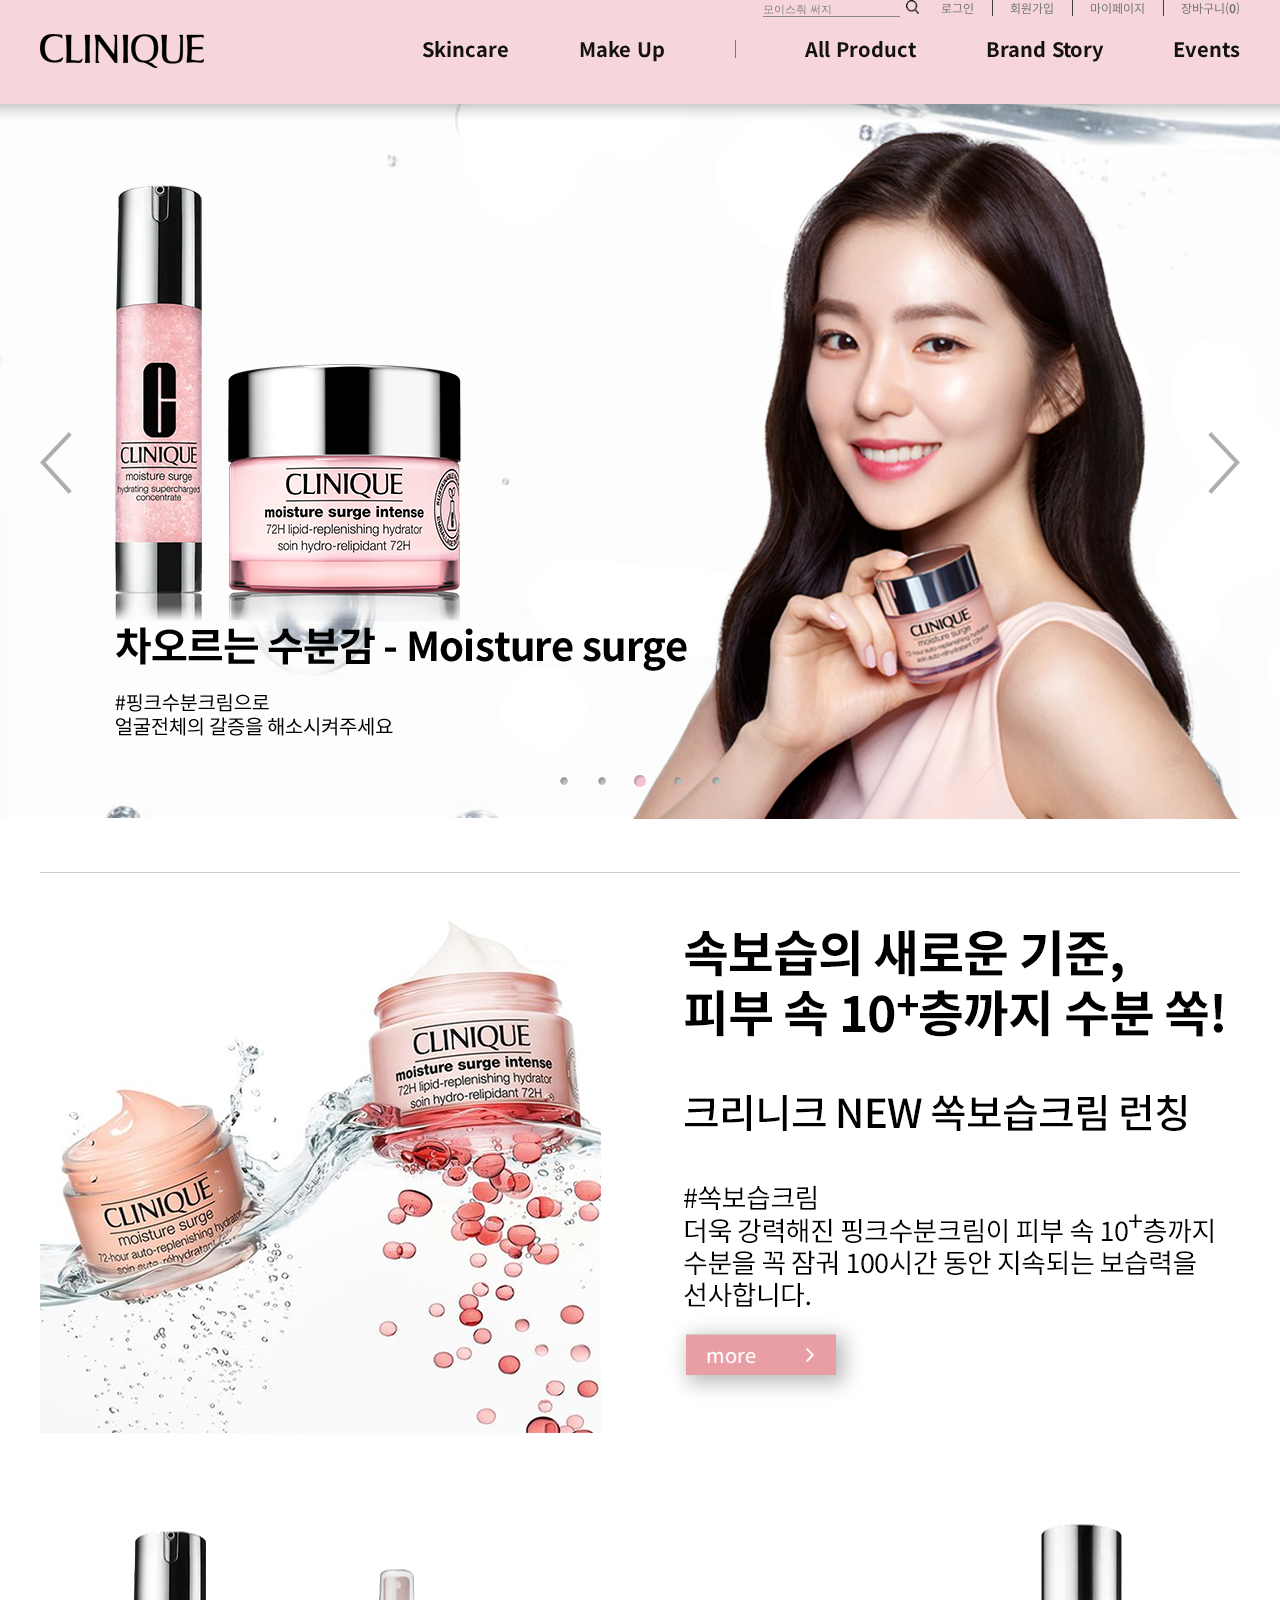
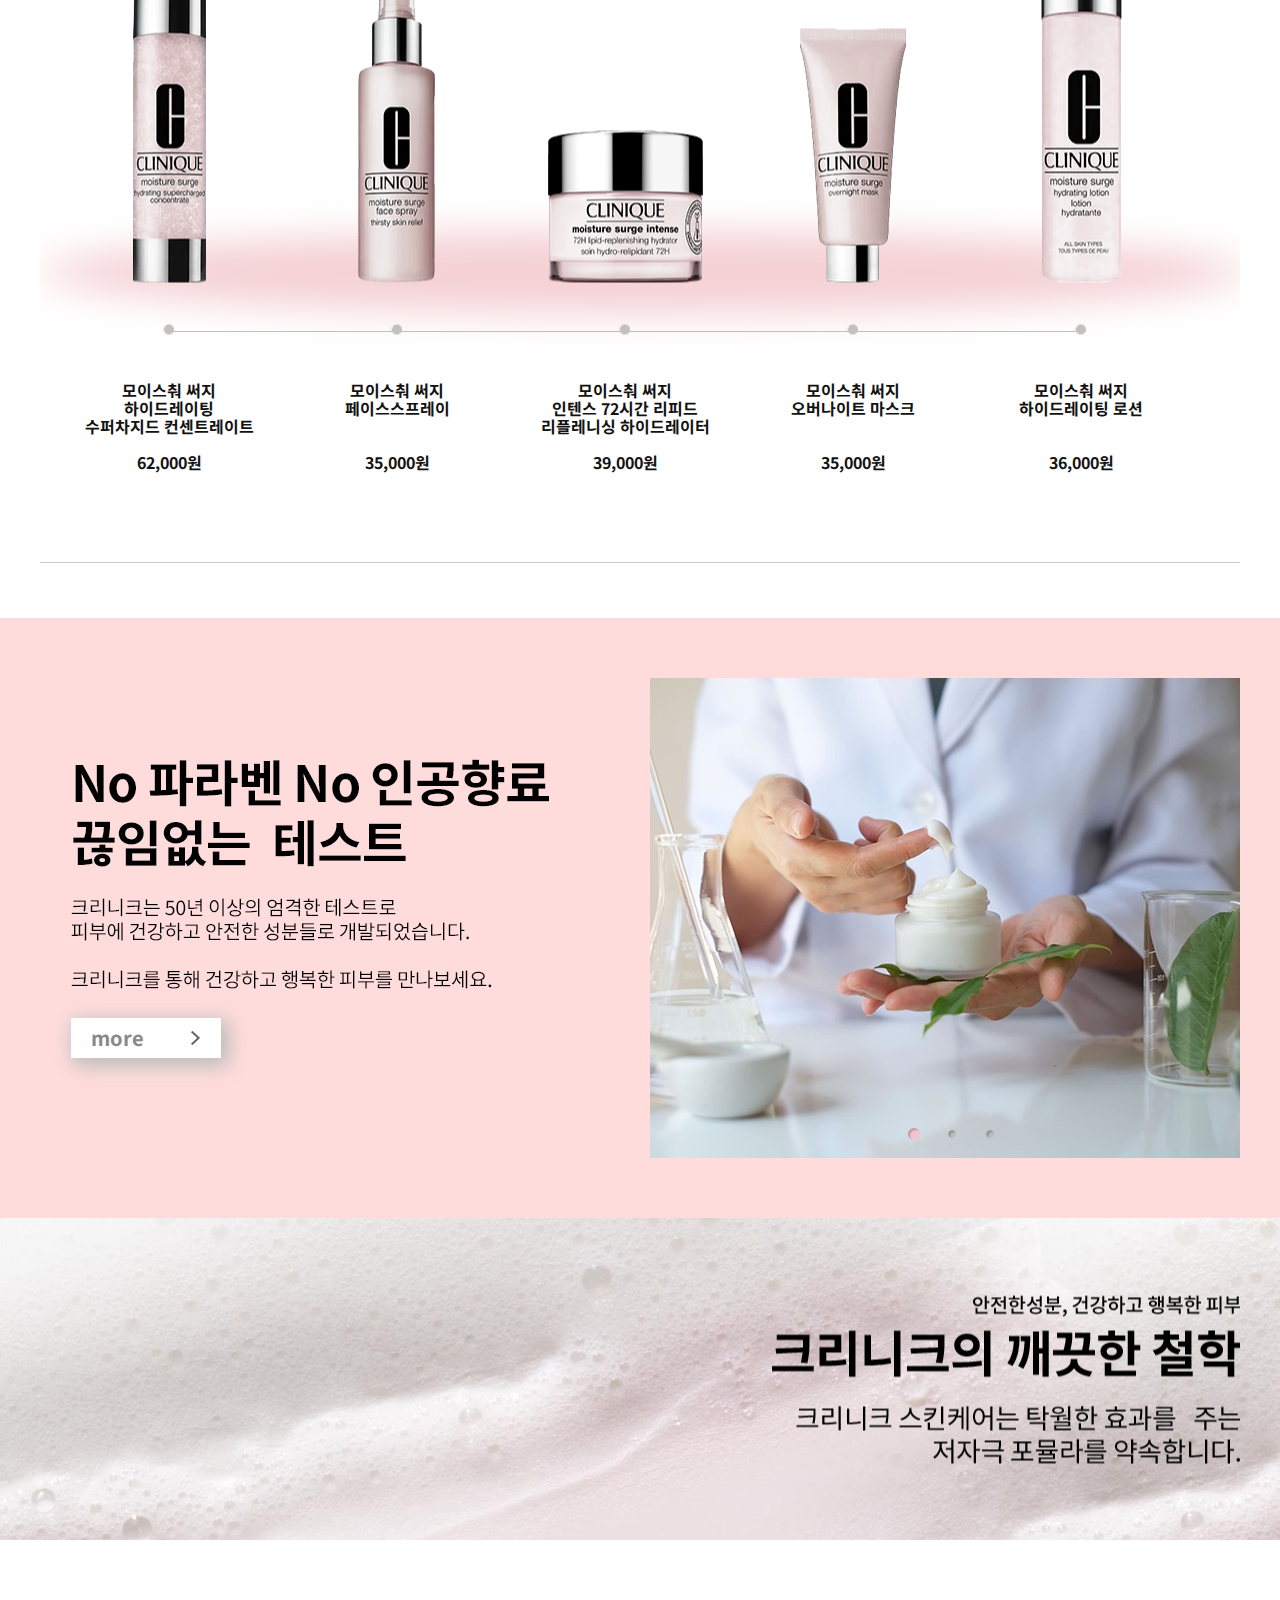
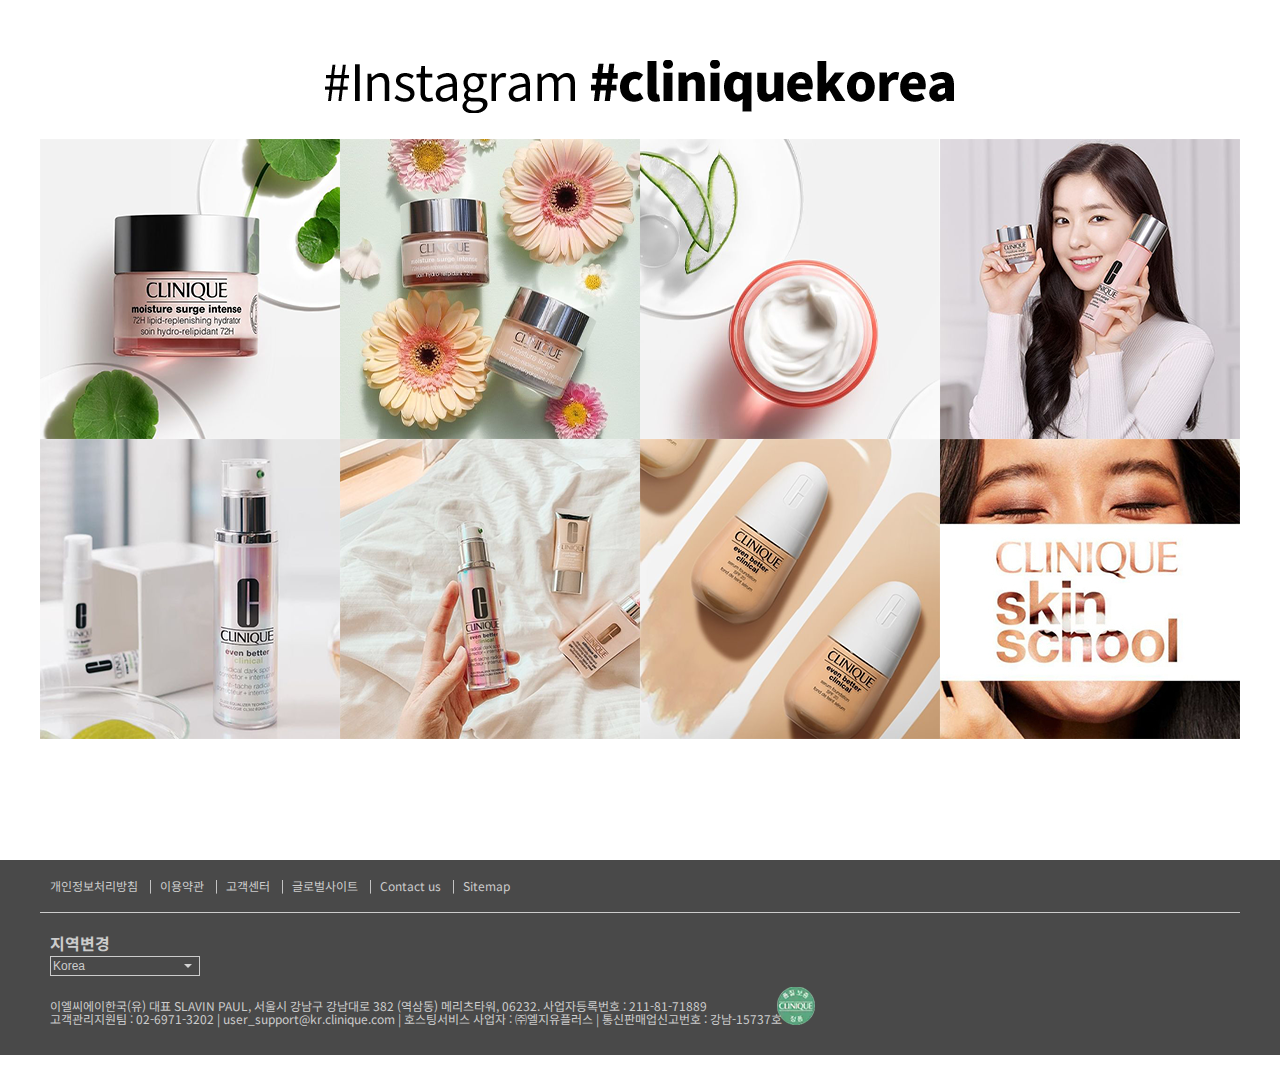
<file: subpages/clinique/index.html>
<!DOCTYPE html>
<html lang="ko">
<head>
    <meta charset="UTF-8">
    <title>Clinique Official Site</title>
    <!-- 파비콘 -->
    <link rel="shortcut icon" href="./favicon.ico">

    <link rel="stylesheet" href="css/base.css">
    <link rel="stylesheet" href="css/main3.css">
</head>
<body>
    
    <div id="wrap">
        <header id="header">
            <div id="headerin">
                <h1 class="logo"><a href="#">CLINIQUE</a></h1>
                <nav>
                    <ul class="sr">
                        <li><input type="search" size="15" onfocus="this.placeholder=''" onblur="this.placeholder='모이스춰 써지'" placeholder="모이스춰 써지"></li>
                        <li><a href="#" class="search"></a></li>
                    </ul>
                    <ul class="util clear">
                        <li><a href="#">로그인</a></li>
                        <li><a href="#">회원가입</a></li>
                        <li><a href="#">마이페이지</a></li>
                        <li><a href="#">장바구니(<strong>0</strong>)</a></li>
                    </ul><!--util-->
                    <ul class="gnb claer">
                        <li><a href="#">Skincare</a></li>
                        <li><a href="#">Make Up</a></li>
                        <li class="bar"><a href="#">All Product</a></li>
                        <li><a href="#">Brand Story</a></li>
                        <li><a href="#">Events</a></li>
                    </ul><!--gnb-->
                </nav>
            </div><!--headerin-->
        </header><!--header-->
        <section id="mainVisual">
            <div class="mainVisualin">
                <div class="prod_img"><img src="img/mainV1_prod_img.jpg" alt=""></div>
                <ul class="pager clear">
                    <li><a href="#">1</a></li>
                    <li><a href="#">2</a></li>
                    <li class="on"><a href="#">3</a></li>
                    <li><a href="#">4</a></li>
                    <li><a href="#">5</a></li>
                </ul><!--pager-->
                <p class="prev"><a href="#"><img src="img/mainV_btnL.png" alt=""></a></p>
                <p class="next"><a href="#"><img src="img/mainV_btnR.png" alt=""></a></p>
            </div><!--mainVisualin-->
        </section><!--mainVisual-->
        <main id="container">
            <section id="cont1">
                <div class="cont1_wrap">
                    <div class="cont1in">
                        <div class="cont1_1">
                            <p><img src="img/cont1_main_img.png" alt=""></p>
                            <p class="btn_more"><a href="#">more</a><span>0</span></p>
                        </div><!--cont1_1-->
                        
                        
                        
                        
                        
                        
                        
                        <div class="cont1_2">
                            <p class="pager_off"></p>
                            <p class="hover_shadow"><img src="img/cont1_hover_shadow.png" alt=""></p>
                            <ul class="hover clear">
                                <li class="hoverOff hoverOff_1">
                                    <a href="#">
                                        <p class="img">
                                            <img src="img/cont1_hover1_off.png" alt="">
                                        </p>
                                        <p class="pager">
                                            <img src="img/cont1_pager_off_bul.png" alt="">
                                        </p>
                                        <p class="txt">
                                            <span>모이스춰 써지<br>하이드레이팅<br>수퍼차지드 컨센트레이트</span><br><br>62,000원
                                        </p>
                                    </a>
                                </li>
                                <li class="hoverOn hoverOn_1">
                                    <a href="#">
                                        <p class="img">
                                            <img src="img/cont1_hover1_on.png" alt="">
                                        </p>
                                        <p class="pager">
                                            <img src="img/cont1_pager_hover.jpg" alt="">
                                        </p>
                                        <p class="txt">
                                            <span>모이스춰 써지<br>하이드레이팅<br>수퍼차지드 컨센트레이트</span><br><br>62,000원
                                        </p>
                                    </a>
                                </li>
                                <li class="hoverOff hoverOff_2">
                                    <a href="#">
                                        <p class="img">
                                            <img src="img/cont1_hover2_off.png" alt="">
                                        </p>
                                        <p class="pager">
                                            <img src="img/cont1_pager_off_bul.png" alt="">
                                        </p>
                                        <p class="txt">
                                            <span>모이스춰 써지<br>페이스스프레이</span><br><br><br>35,000원
                                        </p>
                                    </a>
                                </li>
                                <li class="hoverOn hoverOn_2">
                                    <a href="#">
                                        <p class="img">
                                            <img src="img/cont1_hover2_on.png" alt="">
                                        </p>
                                        <p class="pager">
                                            <img src="img/cont1_pager_hover.jpg" alt="">
                                        </p>
                                        <p class="txt">
                                            <span>모이스춰 써지<br>페이스스프레이</span><br><br><br>35,000원
                                        </p>
                                    </a>
                                </li>
                                <li class="hoverOff hoverOff_3">
                                    <a href="#">
                                        <p class="img">
                                            <img src="img/cont1_hover3_off.png" alt="">
                                        </p>
                                        <p class="pager">
                                            <img src="img/cont1_pager_off_bul.png" alt="">
                                        </p>
                                        <p class="txt">
                                            <span>모이스춰 써지<br>인텐스 72시간 리피드<br>리플레니싱 하이드레이터</span><br><br>39,000원
                                        </p>
                                    </a>
                                </li>
                                <li class="hoverOn hoverOn_3">
                                    <a href="#">
                                        <p class="img">
                                            <img src="img/cont1_hover3_on.png" alt="">
                                        </p>
                                        <p class="pager">
                                            <img src="img/cont1_pager_hover.jpg" alt="">
                                        </p>
                                        <p class="txt">
                                            <span>모이스춰 써지<br>인텐스 72시간 리피드<br>리플레니싱 하이드레이터</span><br><br>39,000원
                                        </p>
                                    </a>
                                </li>
                                <li class="hoverOff hoverOff_4">
                                    <a href="#">
                                        <p class="img">
                                            <img src="img/cont1_hover4_off.png" alt="">
                                        </p>
                                        <p class="pager">
                                            <img src="img/cont1_pager_off_bul.png" alt="">
                                        </p>
                                        <p class="txt">
                                            <span>모이스춰 써지<br>오버나이트 마스크</span><br><br><br>35,000원
                                        </p>
                                    </a>
                                </li>
                                <li class="hoverOn hoverOn_4">
                                    <a href="#">
                                        <p class="img">
                                            <img src="img/cont1_hover4_on.png" alt="">
                                        </p>
                                        <p class="pager">
                                            <img src="img/cont1_pager_hover.jpg" alt="">
                                        </p>
                                        <p class="txt">
                                            <span>모이스춰 써지<br>오버나이트 마스크</span><br><br><br>35,000원
                                        </p>
                                    </a>
                                </li>
                                <li class="hoverOff hoverOff_5">
                                    <a href="#">
                                        <p class="img">
                                            <img src="img/cont1_hover5_off.png" alt="">
                                        </p>
                                        <p class="pager">
                                            <img src="img/cont1_pager_off_bul.png" alt="">
                                        </p>
                                        <p class="txt">
                                            <span>모이스춰 써지<br>하이드레이팅 로션</span><br><br><br>36,000원
                                        </p>
                                    </a>
                                </li>
                                <li class="hoverOn hoverOn_5">
                                    <a href="#">
                                        <p class="img">
                                            <img src="img/cont1_hover5_on.png" alt="">
                                        </p>
                                        <p class="pager">
                                            <img src="img/cont1_pager_hover.jpg" alt="">
                                        </p>
                                        <p class="txt">
                                            <span>모이스춰 써지<br>하이드레이팅 로션</span><br><br><br>36,000원
                                        </p>
                                    </a>
                                </li>
                            </ul><!--hover-->
                            <!--<ul class="hover_on clear">
                                <li>
                                    <a href="#">
                                        <p class="img">
                                            <img src="img/cont1_hover1_on.png" alt="">
                                        </p>
                                        <p class="pager">
                                            <img src="img/cont1_pager_hover.jpg" alt="">
                                        </p>
                                        <p class="txt">
                                            <span>모이스춰 써지<br>하이드레이팅<br>수퍼차지드 컨센트레이트</span><br><br>62,000원
                                        </p>
                                    </a>
                                </li>
                                <li>
                                    <a href="#">
                                        <p class="img">
                                            <img src="img/cont1_hover2_on.png" alt="">
                                        </p>
                                        <p class="pager">
                                            <img src="img/cont1_pager_hover.jpg" alt="">
                                        </p>
                                        <p class="txt">
                                            <span>모이스춰 써지<br>페이스스프레이</span><br><br><br>35,000원
                                        </p>
                                    </a>
                                </li>
                                <li>
                                    <a href="#">
                                        <p class="img">
                                            <img src="img/cont1_hover3_on.jpg" alt="">
                                        </p>
                                        <p class="pager">
                                            <img src="img/cont1_pager_hover.jpg" alt="">
                                        </p>
                                        <p class="txt">
                                            <span>모이스춰 써지<br>인텐스 72시간 리피드<br>리플레니싱 하이드레이터</span><br><br>39,000원
                                        </p>
                                    </a>
                                </li>
                                <li>
                                    <a href="#">
                                        <p class="img">
                                            <img src="img/cont1_hover4_on.png" alt="">
                                        </p>
                                        <p class="pager">
                                            <img src="img/cont1_pager_hover.jpg" alt="">
                                        </p>
                                        <p class="txt">
                                            <span>모이스춰 써지<br>오버나이트 마스크</span><br><br><br>35,000원
                                        </p>
                                    </a>
                                </li>
                                <li>
                                    <a href="#">
                                        <p class="img">
                                            <img src="img/cont1_hover5_on.png" alt="">
                                        </p>
                                        <p class="pager">
                                            <img src="img/cont1_pager_hover.jpg" alt="">
                                        </p>
                                        <p class="txt">
                                            <span>모이스춰 써지<br>하이드레이팅 로션</span><br><br><br>36,000원
                                        </p>
                                    </a>
                                </li>
                            </ul>hover_off-->
                        </div><!--cont1_2-->


                   
                   
                   
                   
                   
                   
                   
                   
                   
                    </div><!--cont1in-->
                </div><!--cont1_wrap-->
            </section><!--cont1-->
            <section id="cont2">
                <div class="cont2in">
                    <p class="img"><img src="img/cont2_main.jpg" alt=""></p>
                    <p class="btn">
                        <a href="#">more</a>
                        <img src="img/cont2_btn.png" alt="" class="hover_off">
                        <img src="img/cont1_btn.png" alt="" class="hover">
                    </p>
                    <ul class="pager clear">
                        <li class="on"><a href="#">1</a></li>
                        <li><a href="#">2</a></li>
                        <li><a href="#">3</a></li>
                    </ul><!--pager-->
                </div><!--cont2in-->
            </section><!--cont2-->
            <section id="banner">
                <div class="bannerin">
                    <p><img src="img/banner_txt.png" alt=""></p>
                </div>
            </section><!--banner-->
            <section id="cont3">
                <div class="cont3in">
                    <p><img src="img/cont3_txt.png" alt=""></p>
                    <ul class="img">
                        <li>
                            <a href="#">
                                <img src="img/cont3_1.png" alt="">
                                <img src="img/cont3_hover_off.png" alt="" class="hover">
                            </a>
                        </li>
                        <li>
                            <a href="#">
                                <img src="img/cont3_2.png" alt="">
                                <img src="img/cont3_hover_off.png" alt="" class="hover">
                            </a>
                        </li>
                        <li>
                            <a href="#">
                                <img src="img/cont3_3.png" alt="">
                                <img src="img/cont3_hover_off.png" alt="" class="hover">
                            </a>
                        </li>
                        <li>
                            <a href="#">
                                <img src="img/cont3_4.png" alt="">
                                <img src="img/cont3_hover_off.png" alt="" class="hover">
                            </a>
                        </li>
                        <li>
                            <a href="#">
                                <img src="img/cont3_5.png" alt="">
                                <img src="img/cont3_hover_off.png" alt="" class="hover">
                            </a>
                        </li>
                        <li>
                            <a href="#">
                                <img src="img/cont3_6.png" alt="">
                                <img src="img/cont3_hover_off.png" alt="" class="hover">
                            </a>
                        </li>
                        <li>
                            <a href="#">
                                <img src="img/cont3_7.png" alt="">
                                <img src="img/cont3_hover_off.png" alt="" class="hover">
                            </a>
                        </li>
                        <li>
                            <a href="#">
                                <img src="img/cont3_8.jpg" alt="">
                                <img src="img/cont3_hover_off.png" alt="" class="hover">
                            </a>
                        </li>
                    </ul><!--img-->
                </div><!--cont3in-->
            </section><!--cont3-->
        </main><!--container-->
        <footer id="footer">
           <div class="footerin">
                <ul class="fmenu clear">
                    <li><a href="#">개인정보처리방침</a></li>
                    <li><a href="#">이용약관</a></li>
                    <li><a href="#">고객센터</a></li>
                    <li><a href="#">글로벌사이트</a></li>
                    <li><a href="#">Contact us</a></li>
                    <li><a href="#">Sitemap</a></li>
                </ul><!--fmenu-->
                <div class="fmark">
                    <p><a href="#"><img src="img/footer_mark.png" alt=""></a></p>
                </div><!--fmark-->
                <div class="fsite">
                    <p>지역변경</p>
                    <select name="familySite" id="Korea">
                        <option value="">Korea</option>
                        <option value="">United State</option>
                        <option value="">China</option>
                        <option value="">Japan</option>
                    </select>
                </div>
                <div class="flink">
                    
                    <p>이엘씨에이한국(유) 대표 SLAVIN PAUL, 서울시 강남구 강남대로 382 (역삼동) 메리츠타워, 06232.  사업자등록번호 : 211-81-71889<br>
                    고객관리지원팀 : 02-6971-3202  |  user_support@kr.clinique.com  |  호스팅서비스 사업자 : ㈜엘지유플러스  |  통신판매업신고번호 : 강남-15737호</p>
                </div><!--flink-->
            </div><!--footerin-->
        </footer><!--footer-->
    </div>
    
    
    
    
    
</body>
</html>
</file>
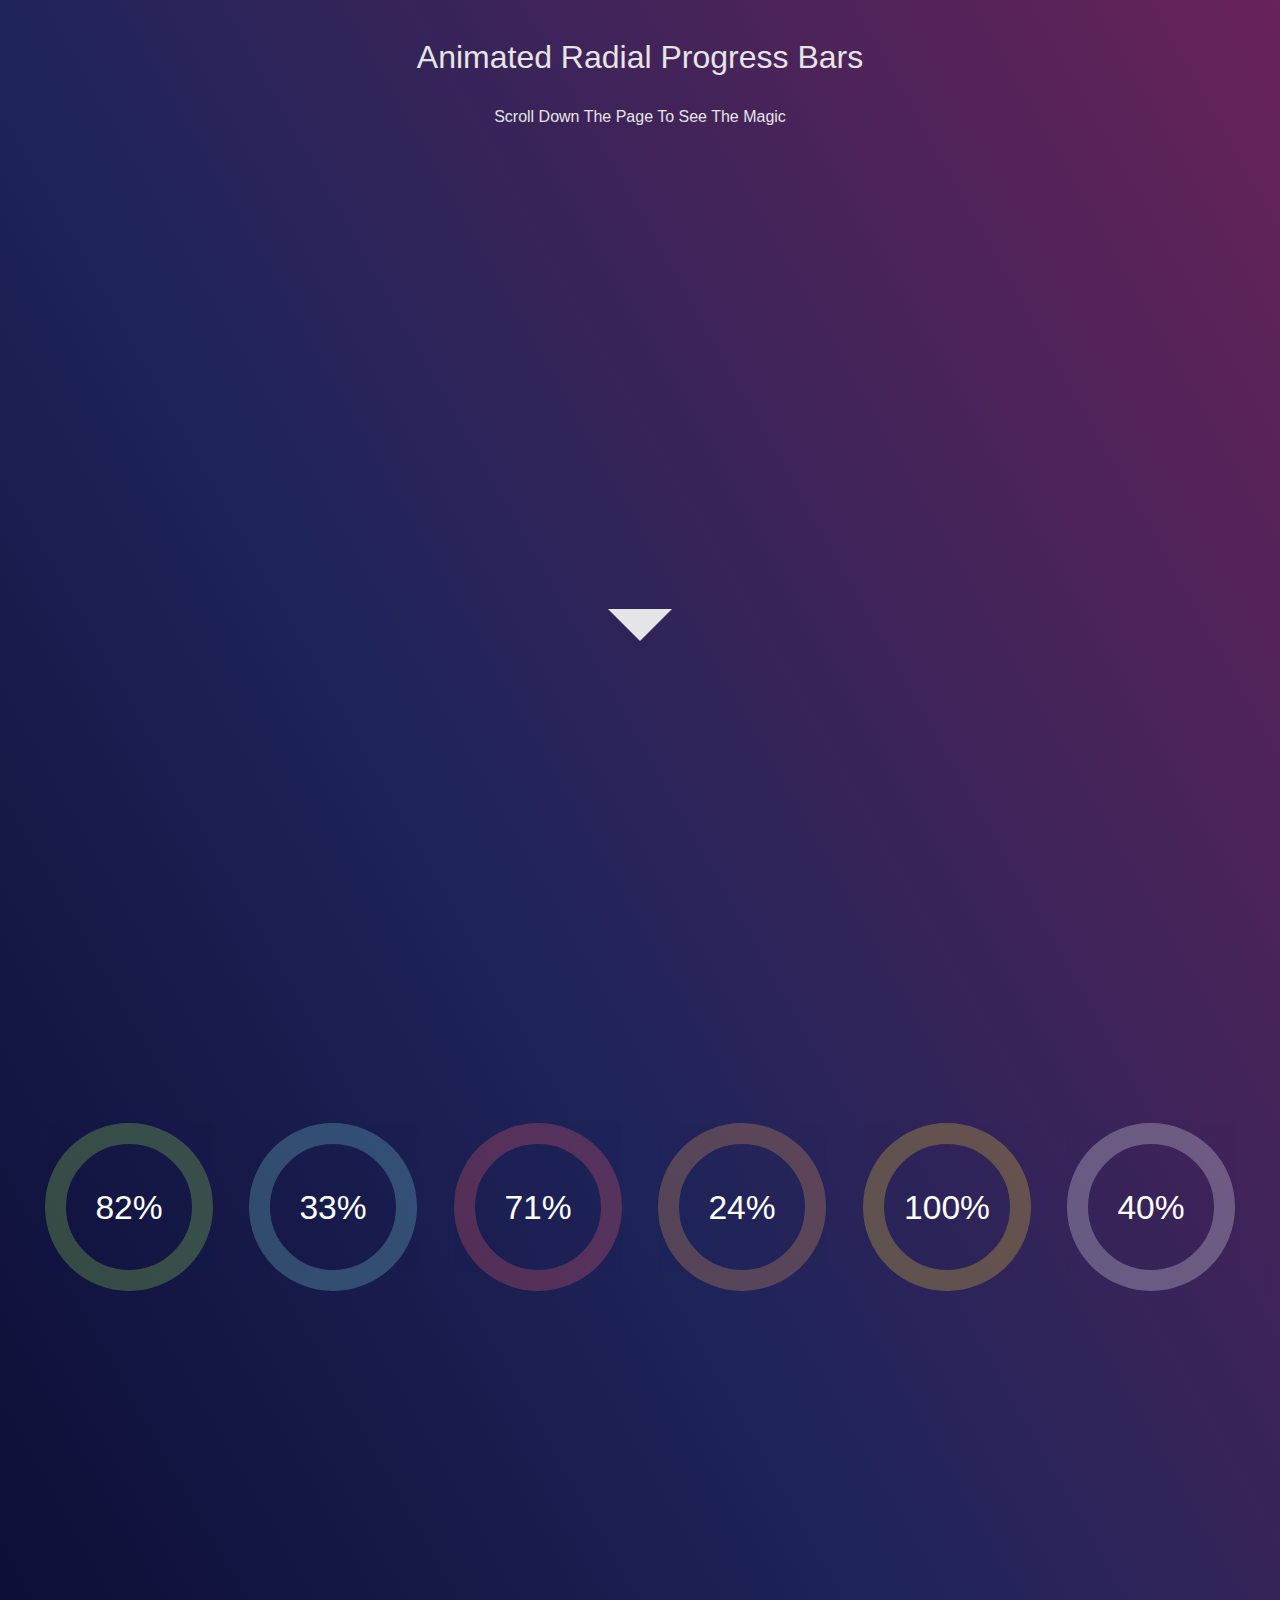
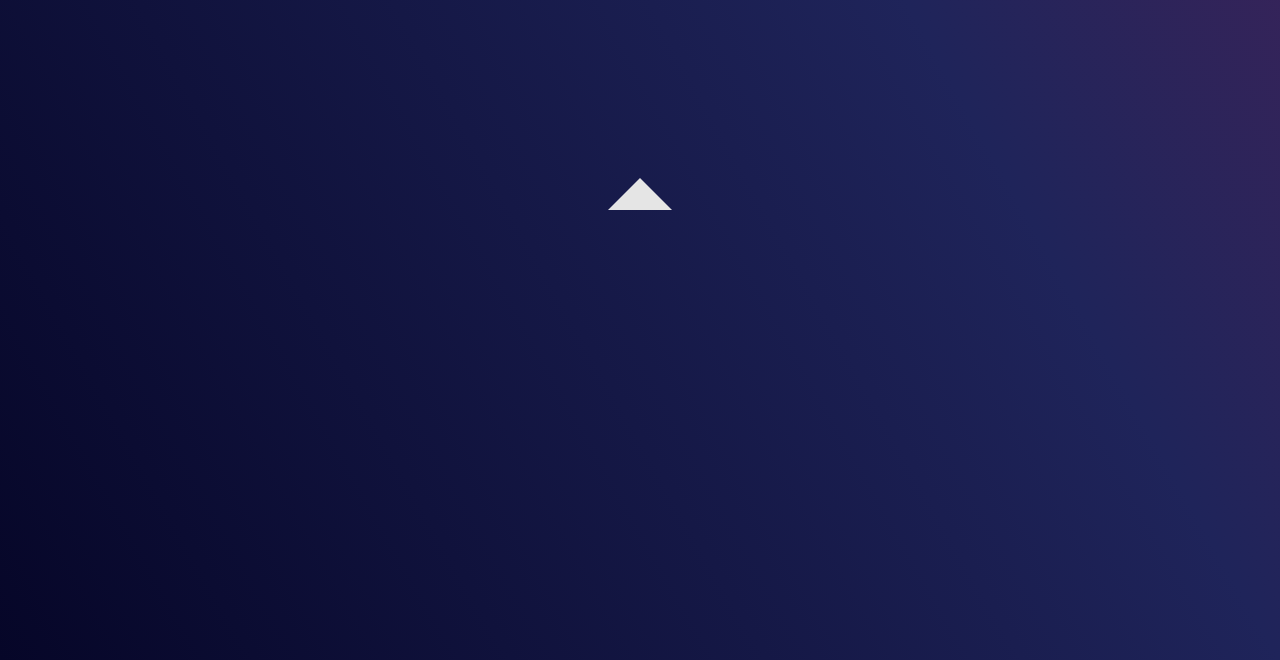
<file: index_circleProgressBar.html>
<!doctype html>
<html>

<head>
  <meta charset="utf-8">
  <meta http-equiv="X-UA-Compatible" content="IE=edge,chrome=1">
  <meta name="viewport" content="width=device-width, initial-scale=1">
  <title>Animated Radial Progress Bars</title>
  <style>
    *,
    :before,
    :after {
      box-sizing: border-box;
    }

    body {
      background-color: #1d1f20;
      color: #e5e5e5;
      font: 16px/1.25 'Raleway', sans-serif;
      margin: 0;
      background: linear-gradient(to top right, #060628, #1F245A, #682359);
    }

    .row {
      margin-left: auto;
      margin-right: auto;
      max-width: 80em;
      padding: 1em;
    }

    section {
      text-align: center;
    }

    h1,
    h2,
    h3,
    h4,
    h5,
    h6 {
      font-family: 'Oswald', sans-serif;
      font-weight: 400;
      text-align: center;
    }

    p {
      margin-left: auto;
      margin-right: auto;
      max-width: 36em;
      text-align: center;
    }

    .arrow {
      border: 2em solid transparent;
      height: 0;
      margin: 50vh auto;
      width: 0;
    }

    .arrow.down {
      border-bottom: none;
      border-top-color: #e5e5e5;
    }

    .arrow.up {
      border-bottom-color: #e5e5e5;
      border-top: none;
    }

    /*** RADIAL PROGRESS ***/
    /* Circumference = 2πr */
    /* π = 3.1415926535898 */
    /* r = 35 */

    svg.radial-progress {
      height: auto;
      max-width: 200px;
      padding: 1em;
      transform: rotate(-90deg);
      width: 100%;
    }

    svg.radial-progress circle {
      fill: rgba(0, 0, 0, 0);
      stroke: #fff;
      stroke-dashoffset: 219.91148575129;
      /* Circumference */
      stroke-width: 10;
    }

    svg.radial-progress circle.incomplete {
      opacity: 0.25;
    }

    svg.radial-progress circle.complete {
      stroke-dasharray: 219.91148575129;
      /* Circumference */
    }

    svg.radial-progress text {
      fill: #fff;
      font: 400 1em/1 'Oswald', sans-serif;
      text-anchor: middle;
    }

    /*** COLORS ***/
    /* Primary */

    svg.radial-progress:nth-of-type(6n+1) circle {
      stroke: #a2ed56;
    }

    /* Secondary */

    svg.radial-progress:nth-of-type(6n+2) circle {
      stroke: #83e4e2;
    }

    /* Tertiary */

    svg.radial-progress:nth-of-type(6n+3) circle {
      stroke: #fd6470;
    }

    /* Quaternary */

    svg.radial-progress:nth-of-type(6n+4) circle {
      stroke: #fca858;
    }

    /* Quinary */

    svg.radial-progress:nth-of-type(6n+5) circle {
      stroke: #fddc32;
    }
  </style>
</head>

<body>
  <main>
    <article class="row">
      <h1>Animated Radial Progress Bars</h1>
      <div class="jquery-script-ads" style="margin:30px auto" align="center">
        <script type="text/javascript">
          <!--
          google_ad_client = "ca-pub-2783044520727903";
          /* jQuery_demo */
          google_ad_slot = "2780937993";
          google_ad_width = 728;
          google_ad_height = 90;
          //
          -->
        </script>
        <script type="text/javascript" src="https://pagead2.googlesyndication.com/pagead/show_ads.js">
        </script>
      </div>
      <p>Scroll Down The Page To See The Magic</p>
    </article>
    <div class="arrow down"></div>
    <section class="row"> <svg class="radial-progress" data-percentage="82" viewBox="0 0 80 80">
        <circle class="incomplete" cx="40" cy="40" r="35"></circle>
        <circle class="complete" cx="40" cy="40" r="35" style="stroke-dashoffset: 39.58406743523136;"></circle>
        <text class="percentage" x="50%" y="57%" transform="matrix(0, 1, -1, 0, 80, 0)">82%</text>
      </svg> <svg class="radial-progress" data-percentage="33" viewBox="0 0 80 80">
        <circle class="incomplete" cx="40" cy="40" r="35"></circle>
        <circle class="complete" cx="40" cy="40" r="35" style="stroke-dashoffset: 147.3406954533613;"></circle>
        <text class="percentage" x="50%" y="57%" transform="matrix(0, 1, -1, 0, 80, 0)">33%</text>
      </svg> <svg class="radial-progress" data-percentage="71" viewBox="0 0 80 80">
        <circle class="incomplete" cx="40" cy="40" r="35"></circle>
        <circle class="complete" cx="40" cy="40" r="35" style="stroke-dashoffset: 63.774330867872806;"></circle>
        <text class="percentage" x="50%" y="57%" transform="matrix(0, 1, -1, 0, 80, 0)">71%</text>
      </svg> <svg class="radial-progress" data-percentage="24" viewBox="0 0 80 80">
        <circle class="incomplete" cx="40" cy="40" r="35"></circle>
        <circle class="complete" cx="40" cy="40" r="35" style="stroke-dashoffset: 167.13272917097697;"></circle>
        <text class="percentage" x="50%" y="57%" transform="matrix(0, 1, -1, 0, 80, 0)">24%</text>
      </svg> <svg class="radial-progress" data-percentage="100" viewBox="0 0 80 80">
        <circle class="incomplete" cx="40" cy="40" r="35"></circle>
        <circle class="complete" cx="40" cy="40" r="35" style="stroke-dashoffset: 0;"></circle>
        <text class="percentage" x="50%" y="57%" transform="matrix(0, 1, -1, 0, 80, 0)">100%</text>
      </svg> <svg class="radial-progress" data-percentage="40" viewBox="0 0 80 80">
        <circle class="incomplete" cx="40" cy="40" r="35"></circle>
        <circle class="complete" cx="40" cy="40" r="35" style="stroke-dashoffset: 219.91148575129;"></circle>
        <text class="percentage" x="50%" y="57%" transform="matrix(0, 1, -1, 0, 80, 0)">40%</text>
      </svg> </section>
    <div class="arrow up"></div>
  </main>
  <script src="https://code.jquery.com/jquery-3.3.1.min.js"
    integrity="sha384-tsQFqpEReu7ZLhBV2VZlAu7zcOV+rXbYlF2cqB8txI/8aZajjp4Bqd+V6D5IgvKT" crossorigin="anonymous">
  </script>
  <script>
    $(function () {

      // Remove svg.radial-progress .complete inline styling
      $('svg.radial-progress').each(function (index, value) {
        $(this).find($('circle.complete')).removeAttr('style');
      });

      // Activate progress animation on scroll
      $(window).scroll(function () {
        $('svg.radial-progress').each(function (index, value) {
          // If svg.radial-progress is approximately 25% vertically into the window when scrolling from the top or the bottom
          if (
            $(window).scrollTop() > $(this).offset().top - ($(window).height() * 0.75) &&
            $(window).scrollTop() < $(this).offset().top + $(this).height() - ($(window).height() * 0.25)
          ) {
            // Get percentage of progress
            percent = $(value).data('percentage');
            // Get radius of the svg's circle.complete
            radius = $(this).find($('circle.complete')).attr('r');
            // Get circumference (2πr)
            circumference = 2 * Math.PI * radius;
            // Get stroke-dashoffset value based on the percentage of the circumference
            strokeDashOffset = circumference - ((percent * circumference) / 100);
            // Transition progress for 1.25 seconds
            $(this).find($('circle.complete')).animate({
              'stroke-dashoffset': strokeDashOffset
            }, 1250);
          }
        });
      }).trigger('scroll');

    });
  </script>
  <script type="text/javascript">
    var _gaq = _gaq || [];
    _gaq.push(['_setAccount', 'UA-36251023-1']);
    _gaq.push(['_setDomainName', 'jqueryscript.net']);
    _gaq.push(['_trackPageview']);

    (function () {
      var ga = document.createElement('script');
      ga.type = 'text/javascript';
      ga.async = true;
      ga.src = ('https:' == document.location.protocol ? 'https://ssl' : 'http://www') +
      '.google-analytics.com/ga.js';
      var s = document.getElementsByTagName('script')[0];
      s.parentNode.insertBefore(ga, s);
    })();
  </script>
</body>

</html>
</file>
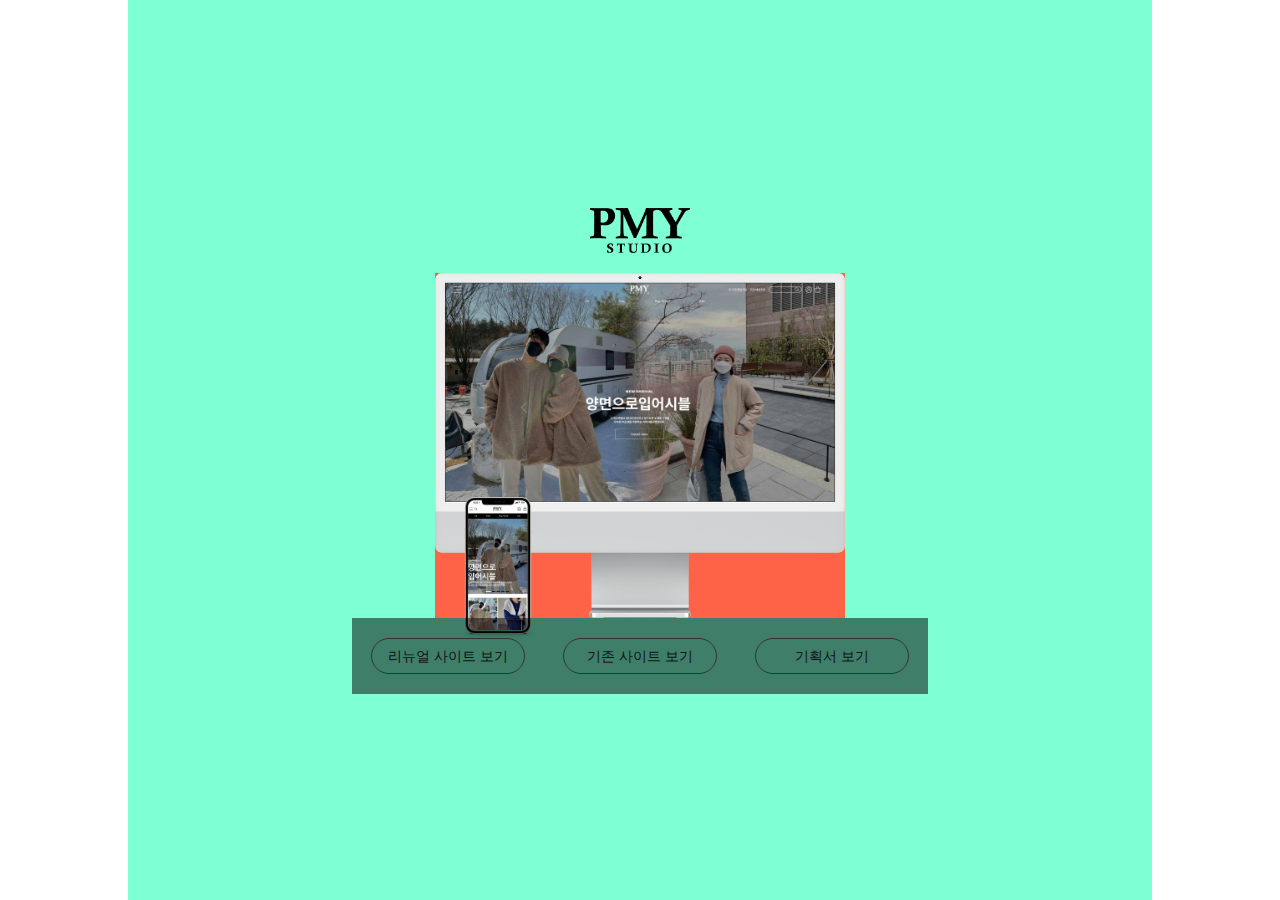
<file: slick.html>
<!DOCTYPE html>
<html lang="en">
<head>
    <meta charset="UTF-8">
    <meta http-equiv="X-UA-Compatible" content="IE=edge">
    <meta name="viewport" content="width=device-width, initial-scale=1.0">
    <title>Document</title>
    
    <style>
      * {
        margin: 0;
        padding: 0;
      }

      body {
        font-family: 'Nanum Gothic', sans-serif;
        font-size: 12px;
        line-height: 18px;
        color: #121212;
        box-sizing: border-box;
      }

      ul {
        list-style: none;
      }

      a {
        text-decoration: none;
        color: inherit;
      }

      .clear:after {
        display: block;
        content: '';
        clear: both;
      }

      img {
        vertical-align: top;
      }






      /* 슬라이드 영역 */
      .swiper-container {}

      .swiper-container .swiper-wrapper {}

      /* 여기부터 내가만든 클래스명들 */
      .swiper-slide {
        width: 80%;
        height: 100vh;
        margin: 0 auto;
        background-color: aquamarine;
      }
      .swiper-slide .sd {
        width: 100%;
        height: 100%;
        display: flex;
        flex-direction: column;
        justify-content: center;
        align-items: center;
        border: 3px soild #000;
      }

      .swiper-slide .sd .logo {
        height: 5%;
        padding: 20px;
      }

      .swiper-slide-active .sd .logo {
       
      }

      .swiper-slide .sd .logo img {
        height: 100%;
      }

      .swiper-slide .sd .mockup {
        width: 40%;
        position: relative;
        background-color:tomato ;
        
        /* top: 0; left: 0; right: 0; bottom: 0; margin: auto; */
      }

      .swiper-slide .sd .mockup_pc {
        /* height: 100%; */
        /* width: 80%; */
        width: 100%;
        position: relative;
      }

      /* 맥북png */
      .swiper-slide .sd .mockup_pc .imac {
        width: 100%;
        position: relative;
        z-index: 2;
      }

      .swiper-slide .sd .mockup_pc .imac img {
        width: 100%;
      }

      /* 웹 시안 */
      .swiper-slide .sd .mockup_pc .web-img {
        width: 97%;
        height: 64%;
        overflow: hidden;
        position: absolute;
        top: 3%;
        left: 1.3%;

      }

      .swiper-slide .sd .mockup_pc .web-img:hover {}

      /* 여기 나중에 애니메이션넣기!!!!!!!!!!!!!!!!!!!! */
      .swiper-slide .sd .mockup_pc .web-img img {
        width: 100%;
      }

      .swiper-slide .sd .mockup_mobile {
        height: 70%;
        position: absolute;
        top: 65%;
        left: 6%;
        z-index: 4;

      }

      /* 아이폰 png */
      .swiper-slide .sd .mockup_mobile .imac {
        height: 60%;
        position: relative;
        z-index: 2;
      }

      .swiper-slide .sd .mockup_mobile .imac img {
        height: 100%;
      }

      /* 모바일 시안 */
      .swiper-slide .sd .mockup_mobile .web-img {
        width: 78%;
        height: 52%;
        border-radius: 0 0 8% 8%;
        overflow: hidden;
        position: absolute;
        top: 3%;
        left: 9%;
      }

      .swiper-slide .sd .mockup_mobile .web-img img {
        width: 100%;
      }

      /* 버튼들 */
      .swiper-slide .sd .btns {
        width: 45vw;
        display: flex;
        justify-content: space-between;
        z-index: 4;
        background-color: rgba(0, 0, 0, 0.5);
        /* position: absolute;
    bottom: 5%; */
      }

      .swiper-slide-active .sd .btns {
      }

      .swiper-slide .sd .btns p {
        width: 12vw;
        height: 4vh;
        border: 1px solid #333;
        border-radius: 50px;
        position: relative;
        box-sizing: border-box;
        transition: all .5s;
        margin: 20px auto;
      }

      .swiper-slide .sd .btns p:hover {
        background-color: #333;
        color: white;
        border: none;
      }

      .swiper-slide .sd .btns p a {
        font-size: 1.1vw;
        text-align: center;
        width: 100%;
        padding: 5px;
        position: absolute;
        top: 50%;
        left: 50%;
        transform: translate(-50%, -50%);
      }

      .swiper-slide .sd .txt {
        opacity: 0;
      }

      .swiper-slide-active .sd .txt {
        opacity: 1;
      }

      .swiper-slide .sd .txt p {
        font-size: 1.1vw;
      }


      /* 스와이퍼 슬라이드 css */
      .swiper-container .swiper-wrapper .swiper-slide {
        opacity: .3;
        transition: opacity 1s;
      }

      .swiper-container .swiper-wrapper .swiper-slide-active {
        opacity: 1;
        z-index: 5;
      }
    </style>

</head>
<body>
    <div id="wrap">
      <div class="swiper-slide">
        <div class="slide02 sd">
          <div class="logo"><img src="./img/logo_pmy_high.png" alt="pmy 로고"></div>
          <div class="mockup">
            <div class="mockup_pc">
              <p class="imac"><img src="./img/imac png.png" alt="아이맥"></p>
              <p class="web-img"><img src="./img/pc_ver_pmy_low.jpg" alt="pmy pc버전 시안"></p>
            </div>
            <div class="mockup_mobile">
              <p class="imac"><img src="./img/iphone png.png" alt="아이폰"></p>
              <p class="web-img"><img src="./img/mobile_ver_pmy_low.jpg" alt="pmy pc버전 시안"></p>
            </div>
          </div>
          <div class="btns">
            <p><a href="javascript:void(0)">리뉴얼 사이트 보기</a></p>
            <p><a href="javascript:void(0)">기존 사이트 보기</a></p>
            <p><a href="javascript:void(0)">기획서 보기</a></p>
          </div>
          <div class="txt">
            <p>쇼핑몰 브랜드인 피엠와이의 메인페이지를 리뉴얼 해보았습니다.</p>
          </div>
        </div>
      </div>

    </div>




















</body>
</html>
</file>
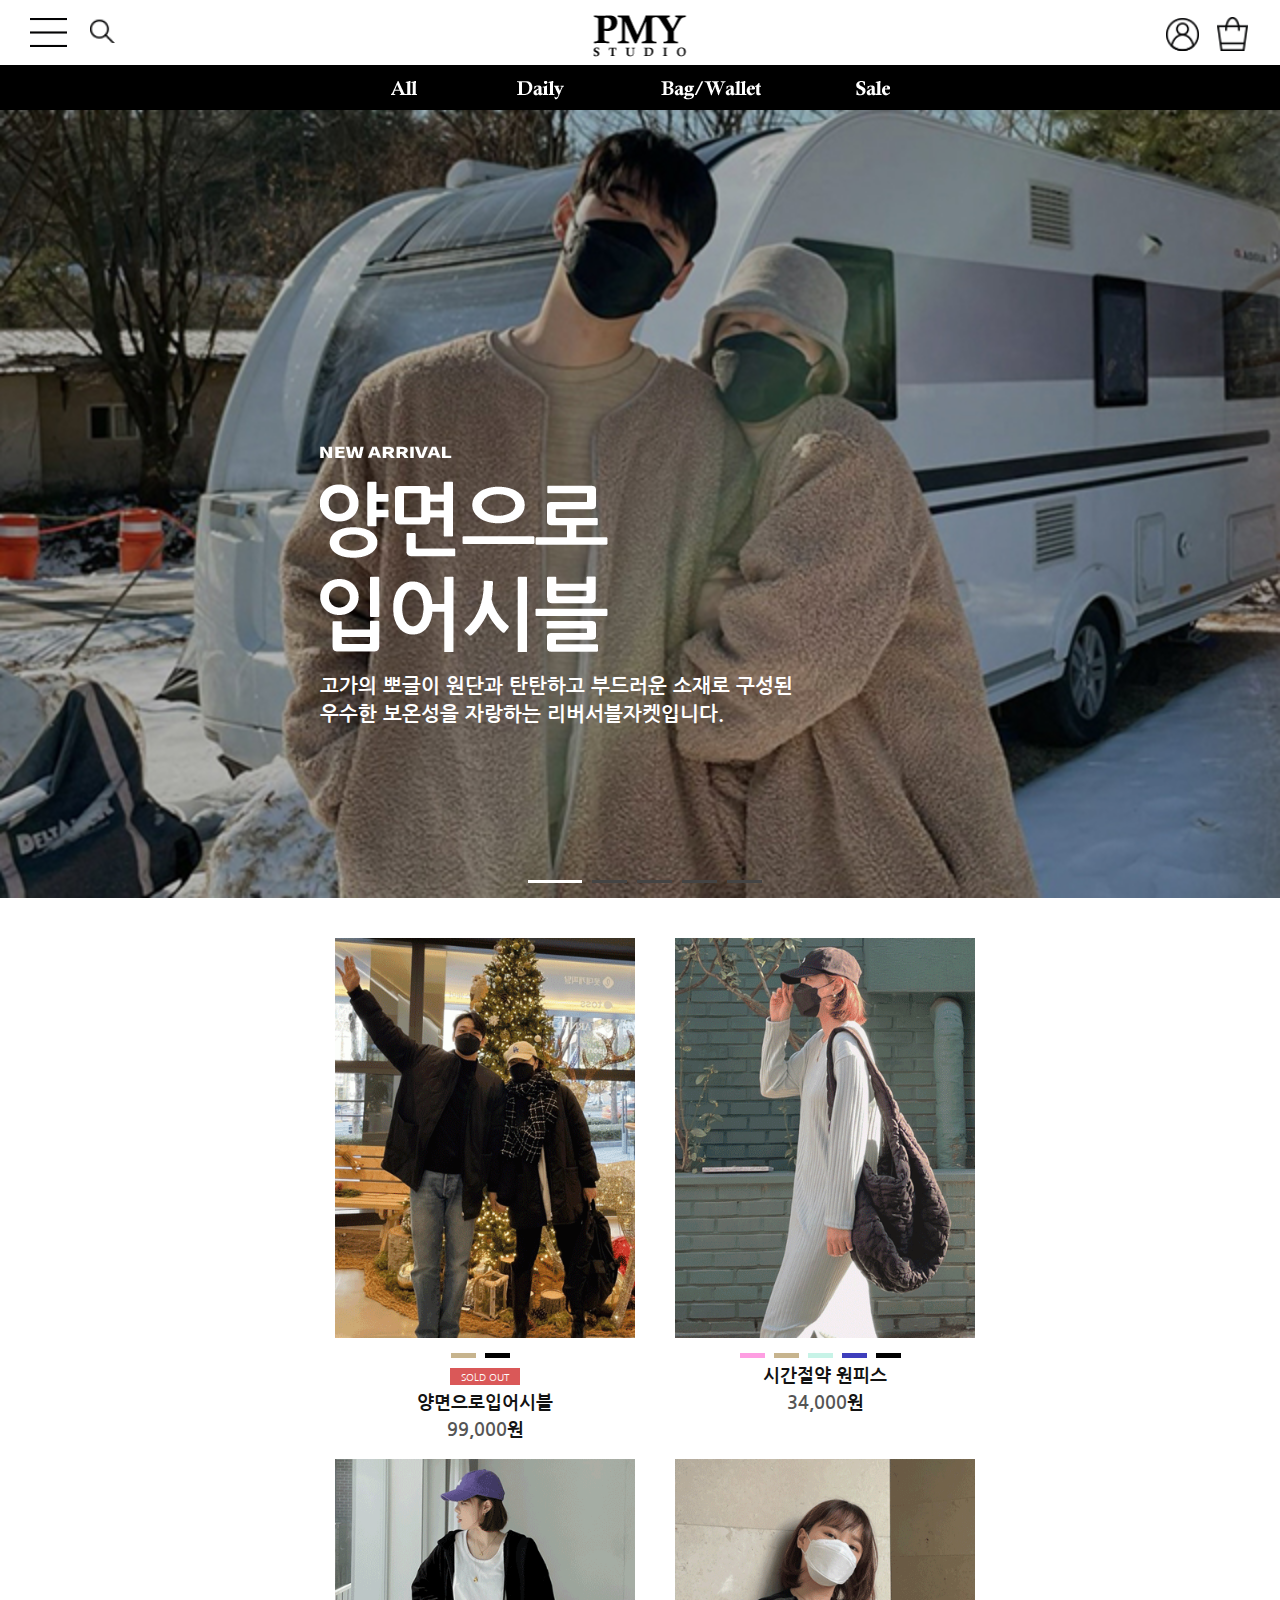
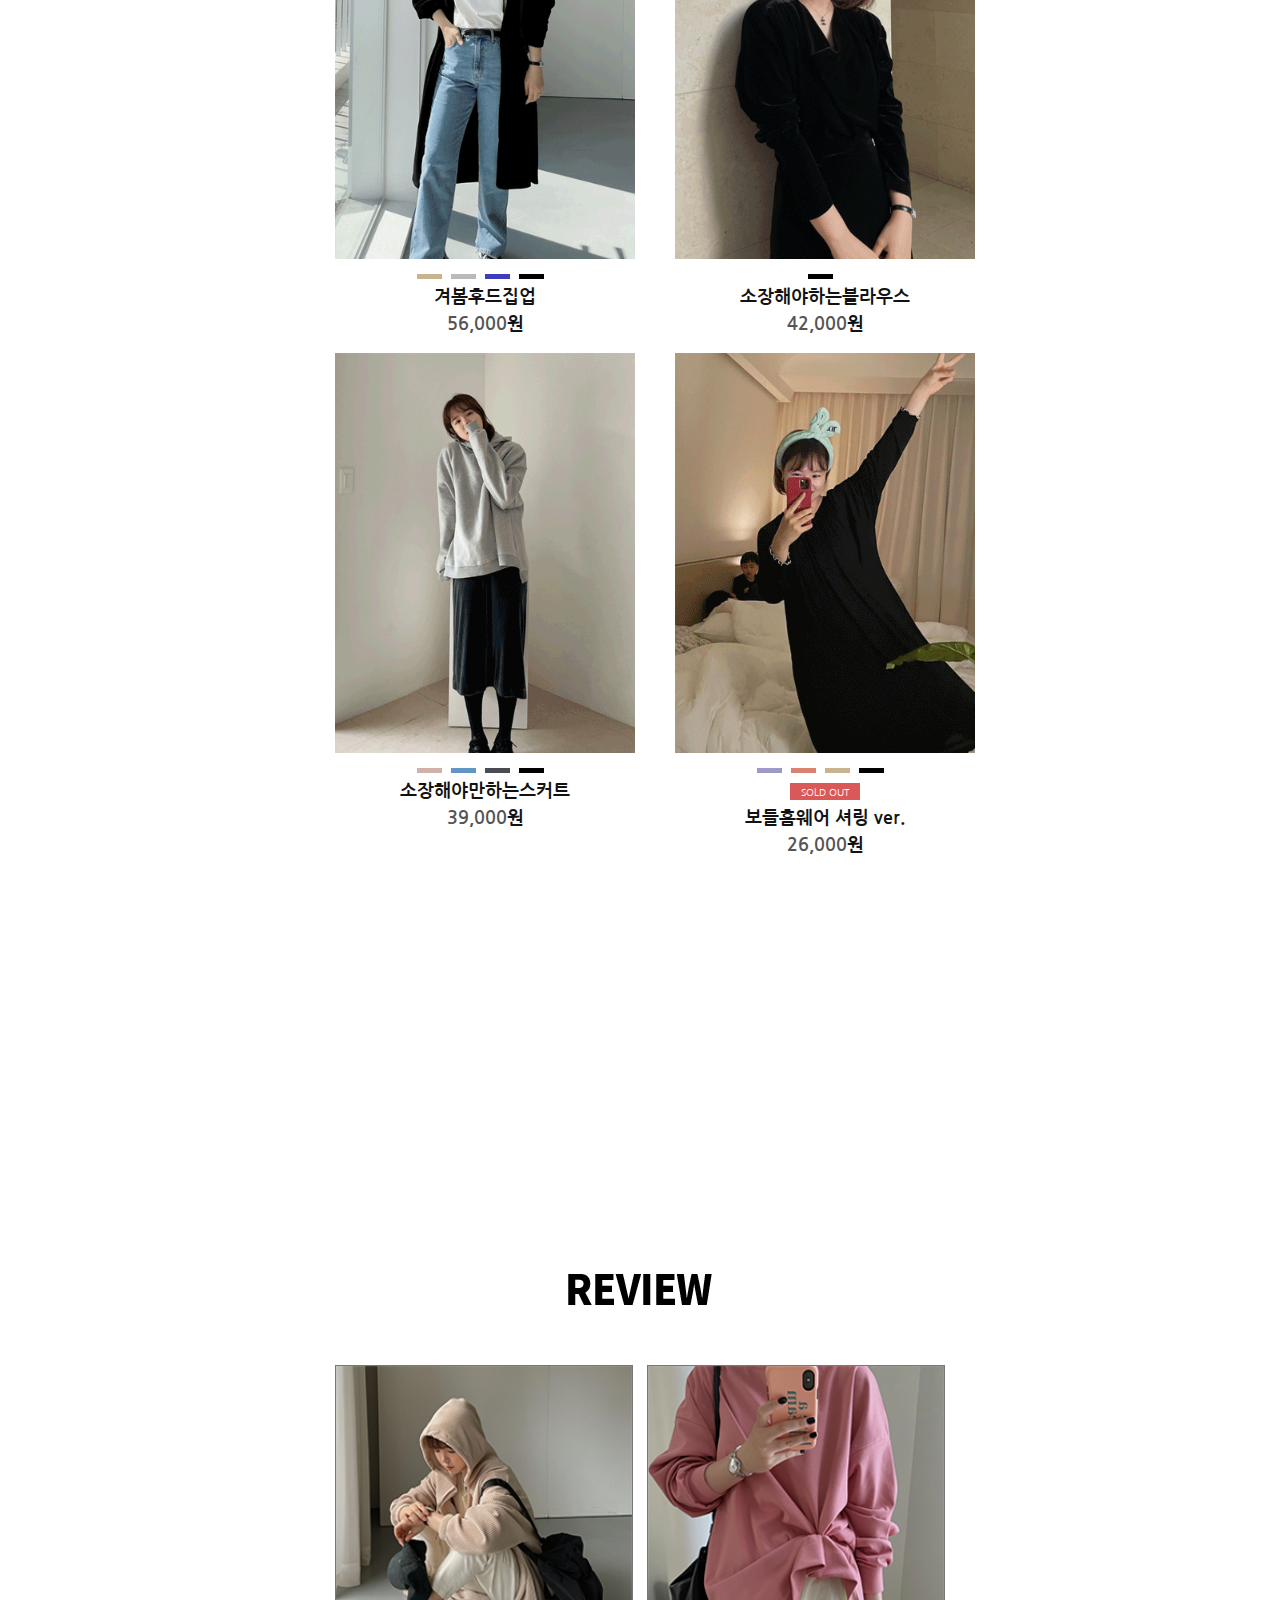
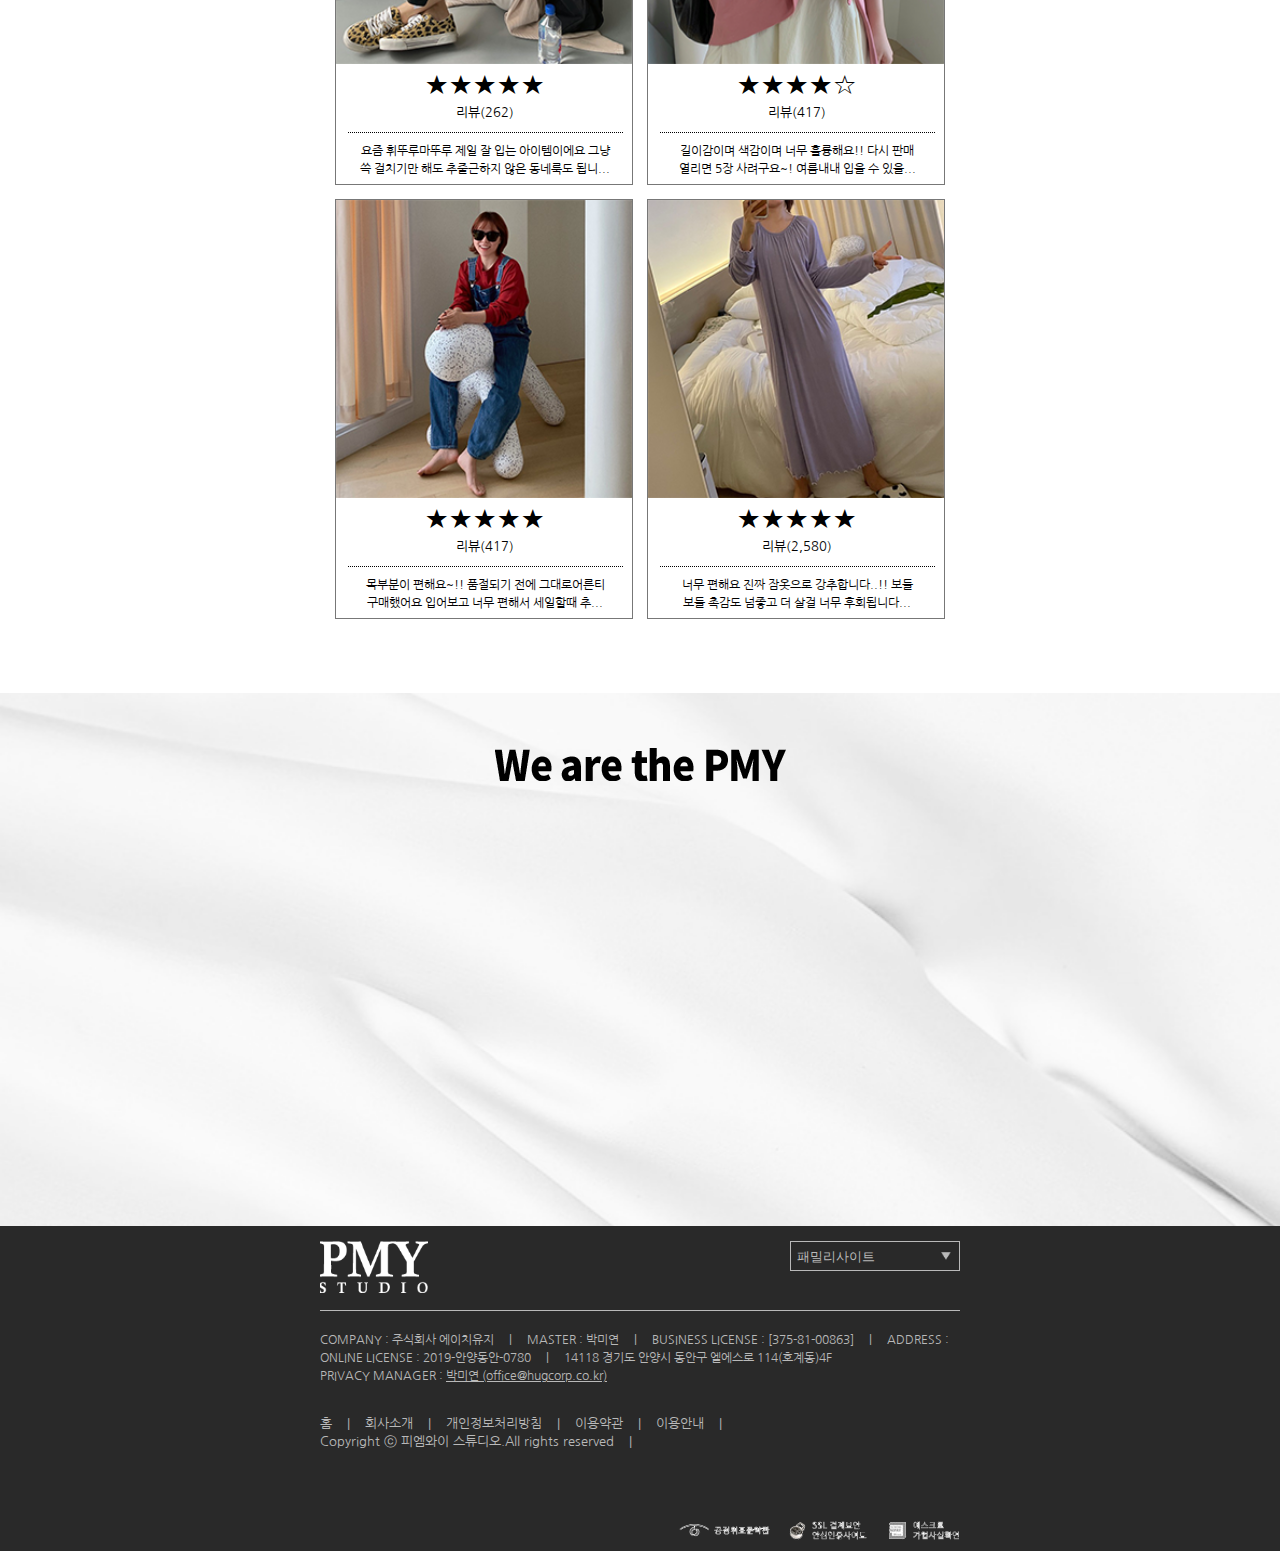
<file: subpages/pmy/index_m.html>
<!DOCTYPE html>
<html lang="ko">
<head>
    <meta charset="UTF-8">
    <title>피엠와이 스튜디오 PMY STUDIO</title>
    <link rel="stylesheet" href="css/base.css">
    <link rel="stylesheet" href="css/main_m.css">
</head>
<body>
    
    <div id="wrap">
        <header id="header">
            <div class="header_top">
                <h1 class="logo"><a href="#">logo</a></h1><!--logo-->
                <div class="top_right clear">
                    <ul class="util claer">
                        <li><a href="#">로그인/회원가입</a></li>
                        <li><a href="#">주문/배송조회</a></li>
                    </ul><!--util-->
                    <ul class="search clear">
                        <li><input type="search" size="20" onfocus="this.placeholder=''" onblur="this.placeholder='겨봄후드집업'" placeholder="겨봄후드집업"></li>
                        <li><a href="#" class="sr_icon">돋보기자리</a></li>
                    </ul><!--search-->
                    <ul class="icon clear">
                        <li><a href="#">마이페이지</a></li>
                        <li><a href="#">장바구니</a></li>
                    </ul><!--icon-->
                </div><!--top_right-->
                <p class="menu_btn"><a href="#">메뉴버튼</a></p>
                <p><a href="#" class="sr_icon">돋보기자리</a></p>
            </div><!--header_top-->
            <nav class="header_bottom">
                <ul class="gnb clear">
                    <li><a href="#"><!--All--><img src="img/gnb01.png" alt=""></a></li>
                    <li><a href="#"><!--Daily--><img src="img/gnb02.png" alt=""></a></li>
                    <li><a href="#"><!--Bag/Wallet--><img src="img/gnb03.png" alt=""></a></li>
                    <li><a href="#"><!--Sale--><img src="img/gnb04.png" alt=""></a></li>
                </ul><!--gnb-->
            </nav><!--header_bottom-->
        </header><!--header-->
        <section id="mainSlider">
            <div class="sliderin">
                <div class="main_txt">
                    <img src="img/mainVisual_01_m_txt.png" alt="">
                    <p>고가의 뽀글이 원단과 탄탄하고 부드러운 소재로 구성된<br>우수한 보온성을 자랑하는 리버서블자켓입니다.</p>
                </div>
                <p class="btn"><a href="#">Detail view</a></p>
                <a href="#" class="btnL"><img src="img/main_prev.png" alt=""></a>
                <a href="#" class="btnR"><img src="img/main_next.png" alt=""></a>
                <ul class="pager clear">
                    <li class="on"><a href="#">1</a></li>
                    <li><a href="#">2</a></li>
                    <li><a href="#">3</a></li>
                    <li><a href="#">4</a></li>
                    <li><a href="#">5</a></li>
                </ul><!--pager-->
            </div><!--sliderin-->
        </section><!--mainSlider-->
        <section id="container">
            <div class="cont1">
                <div class="cont1_in">
                    <ul class="prodImg_1 claer">
                        <li class="p1 box">
                            <div><img src="img/prod_01.gif" alt=""></div>
                            <ul class="color colorchip1 clear">
                                <li>1</li>
                                <li>2</li>
                            </ul>
                            <div class=sold_out>SOLD OUT</div>
                            <div class="text">
                                <p><a href="">양면으로입어시블</a></p>
                                <p><a href="#"><span>99&#44;000</span>원</a></p>
                            </div>
                        </li>
                        <li class="p1 txt">
                            <p><img src="img/prod_02.gif" alt=""></p>
                            <ul class="color colorchip2 clear">
                                <li>1</li>
                                <li>2</li>
                                <li>3</li>
                                <li>4</li>
                                <li>5</li>
                            </ul>
                            <div class="text">
                                <p><a href="">시간절약 원피스</a></p>
                                <p><a href="#"><span>34&#44;000</span>원</a></p>
                            </div>
                        </li>
                        <li class="p1 txt">
                            <p><img src="img/prod_03.gif" alt=""></p>
                            <ul class="color colorchip3 clear">
                                <li>1</li>
                                <li>2</li>
                                <li>3</li>
                                <li>4</li>
                            </ul>
                            <div class="text">
                                <p><a href="">겨봄후드집업</a></p>
                                <p><a href="#"><span>56&#44;000</span>원</a></p>
                            </div>
                        </li>
                        <li class="p1 txt">
                            <p><img src="img/prod_04.gif" alt=""></p>
                            <ul class="color colorchip4 claer">
                                <li>1</li>
                            </ul>
                            <div class="text">
                                <p><a href="">소장해야하는블라우스</a></p>
                                <p><a href="#"><span>42&#44;000</span>원</a></p>
                            </div>
                        </li>
                        <li class="p1 txt">
                            <p><img src="img/prod_05.gif" alt=""></p>
                            <ul class="color colorchip5 claer">
                                <li>1</li>
                                <li>2</li>
                                <li>3</li>
                                <li>4</li>
                            </ul>
                            <div class="text">
                                <p><a href="">소장해야만하는스커트</a></p>
                                <p><a href="#"><span>39&#44;000</span>원</a></p>
                            </div>
                        </li>
                        <li class="p1 box">
                            <p><img src="img/prod_06.gif" alt=""></p>
                            <ul class="color colorchip6 clear">
                                <li>1</li>
                                <li>2</li>
                                <li>3</li>
                                <li>4</li>
                            </ul>
                            <p class="sold_out">SOLD OUT</p>
                            <div class="text">
                                <p><a href="">보들홈웨어 셔링 ver&#46;</a></p>
                                <p><a href="#"><span>26&#44;000</span>원</a></p>
                            </div>
                        </li>
                    </ul><!--prodImg_1-->
                </div><!--cont1_in-->
            </div><!--cont1-->
            <div class="banner">
                <div class="txt">
                    <div class="tit"><img src="img/banner_tit_m.png" alt=""></div>
                    <p>퀄리티부터 남다른 솔직하고 당당한 <span>PMY</span>이야기를 만나보세요&#46;</p>
                </div><!--txt-->
                <div class="bn_btn">
                    <p><a href="#">PMY History</a></p>
                </div><!--bn_btn-->
            </div><!--banner-->
            <div class="cont2">
                <div class="cont2_in">
                    <div class="cont2_tit"><img src="img/cont2_tit.png" alt=""></div>
                    <ul class="img_1 clear">
                        <li>
                            <a href="#">
                                <img src="img/review_01.png" alt="">
                                <div class="cover">
                                    <div class="bg"></div>
                                    <div class="txt">
                                        <p>★★★★★</p>
                                        <p>리뷰&#40;262&#41;</p>
                                        <p>요즘 휘뚜루마뚜루 제일 잘 입는 아이템이에요 그냥<br>쓱 걸치기만 해도 추줄근하지 않은 동네룩도 됩니...</p>
                                    </div>
                                </div><!--cover-->
                            </a>
                        </li>
                        <li>
                            <a href="#">
                                <img src="img/review_02.png" alt="">
                                <div class="cover">
                                    <div class="bg"></div>
                                    <div class="txt">
                                        <p>★★★★☆</p>
                                        <p>리뷰&#40;417&#41;</p>
                                        <p>길이감이며 색감이며 너무 훌륭해요!! 다시 판매<br>열리면 5장 사려구요~! 여름내내 입을 수 있을...</p>
                                    </div>
                                </div><!--cover-->
                            </a>
                        </li>
                        <li>
                            <a href="#">
                                <img src="img/review_03.png" alt="">
                                <div class="cover">
                                    <div class="bg"></div>
                                    <div class="txt">
                                        <p>★★★★★</p>
                                        <p>리뷰&#40;417&#41;</p>
                                        <p>목부분이 편해요~!! 품절되기 전에 그대로어른티<br>구매했어요 입어보고 너무 편해서 세일할때 추...</p>
                                    </div>
                                </div><!--cover-->
                            </a>
                        </li>
                        <li>
                            <a href="#">
                                <img src="img/review_04.png" alt="">
                                <div class="cover">
                                    <div class="bg"></div>
                                    <div class="txt">
                                        <p>★★★★★</p>
                                        <p>리뷰&#40;2&#44;580&#41;</p>
                                        <p>너무 편해요 진짜 잠옷으로 강추합니다..!! 보들<br>보들 촉감도 넘좋고 더 살걸 너무 후회됩니다...</p>
                                    </div>
                                </div><!--cover-->
                            </a>
                        </li>
                    </ul><!--img_1-->
                    <ul class="img_2 clear">
                        <li>
                            <a href="#">
                                <img src="img/review_05.png" alt="">
                                <div class="cover">
                                    <div class="bg"></div>
                                    <div class="txt">
                                        <p>★★★★★</p>
                                        <p>제로원피스<br>62&#44;000원</p>
                                        <p>리뷰&#40;751&#41;</p>
                                        <p>너~무예뻐요!!! 진짜 피엠와이 옷은 믿고 구매합니<br>당!! 키가 큰편인데 길이도 너무 딱맞고 좋아요...</p>
                                    </div>
                                </div><!--cover-->
                            </a>
                        </li>
                        <li>
                            <a href="#">
                                <img src="img/review_06.png" alt="">
                                <div class="cover">
                                    <div class="bg"></div>
                                    <div class="txt">
                                        <p>★★★★★</p>
                                        <p>시간절약 원피스<br>34&#44;000원</p>
                                        <p>리뷰&#40;161&#41;</p>
                                        <p>예뻐요 예뻐 피부톤이 어두워도 파스텔톤이 잘<br>맞는 쿨톤인데 입으면 바로 얼굴 환해보여요 ㅎㅎ...</p>
                                    </div>
                                </div><!--cover-->
                            </a>
                        </li>
                        <li>
                            <a href="#">
                                <img src="img/review_07.png" alt="">
                                <div class="cover">
                                    <div class="bg"></div>
                                    <div class="txt">
                                        <p>★★★★★</p>
                                        <p>시간절약 원피스<br>34&#44;000원</p>
                                        <p>리뷰&#40;161&#41;</p>
                                        <p>77~88 그 어딘가의 사이즈라 혹시나 안 맞으면<br>어쩌지 하면서 주문했었는데 너무 편하고 예쁘...</p>
                                    </div>
                                </div><!--cover-->
                            </a>
                        </li>
                        <li>
                            <a href="#">
                                <img src="img/review_08.png" alt="">
                                <div class="cover">
                                    <div class="bg"></div>
                                    <div class="txt">
                                        <p>★★★★★</p>
                                        <p>시간절약 원피스<br>34&#44;000원</p>
                                        <p>리뷰&#40;161&#41;</p>
                                        <p>광클로 40초만에 성공한 코발트블루랑 블랙!<br>제가 겨쿨이라 무조건 블랙은 필수였어요 청자켓...</p>
                                    </div>
                                </div><!--cover-->
                            </a>
                        </li>
                    </ul><!--img_2-->
                </div><!--cont2_in-->
            </div><!--cont2-->
            <div class="cont3">
                <div class="cont3_in">
                    <div class="cont3_tit"><img src="img/cont3_tit.png" alt=""></div>
                    <ul class="clear">
                        <li>
                            <iframe width="610" height="345" src="https://www.youtube.com/embed/s2w7XjNC0zw" frameborder="0" allow="accelerometer; autoplay; clipboard-write; encrypted-media; gyroscope; picture-in-picture" allowfullscreen></iframe>
                        </li>
                        <li>
                            <iframe width="610" height="345" src="https://www.youtube.com/embed/PJFZSEy3doM" frameborder="0" allow="accelerometer; autoplay; clipboard-write; encrypted-media; gyroscope; picture-in-picture" allowfullscreen></iframe>
                        </li>
                    </ul>
                </div><!--cont3_in-->
            </div><!--cont3-->
        </section><!--container-->
        <footer id="footer">
            <div class="footerin">
            <h2 class="flogo"><img src="img/footer_logo.png" alt=""></h2>
            <div class="finfo">
                <ul class="finfo_li">
                    <li><a href="#">COMPANY &#58; 주식회사 에이치유지</a></li>
                    <li><a href="#">MASTER &#58; 박미연</a></li>
                    <li><a href="#">BUSINESS LICENSE &#58; &#91;375&#45;81&#45;00863&#93;</a></li>
                    <li><a href="#">ONLINE LICENSE &#58; 2019&#45;안양동안&#45;0780</a></li>
                </ul>
                <p>ADDRESS &#58; 14118 경기도 안양시 동안구 엘에스로 114&#40;호계동&#41;4F</p>
                <p>PRIVACY MANAGER &#58; <a href="#"><span>박미연 &#40;office&#64;hugcorp.co.kr&#41;</span></a></p>
            </div><!--finfo-->
            <ul class="fmenu">
                <li><a href="#">홈</a></li>
                <li><a href="#">회사소개</a></li>
                <li><a href="#">개인정보처리방침</a></li>
                <li><a href="#">이용약관</a></li>
                <li><a href="#">이용안내</a></li>
                <li><a href="#">Copyright ⓒ 피엠와이 스튜디오.All rights reserved</a></li>
            </ul><!--fmenu-->
            <div class="fsite">
                <select name="familySite" id="familySite">
                    <option value="">패밀리사이트</option>
                    <option value="">먹을사람</option>
                    <option value="">리바이포유</option>
                    <option value="">호로로</option>
                </select>
            </div><!--fsite-->
            <div class="fmark"><img src="img/footer_fmark.png" alt=""></div>
            </div><!--footerin-->
        </footer><!--footer-->
    </div>
    
    
    
    
    
    
    
    
</body>
</html>
</file>
<file: subpages/clinique/css/base.css>
@import url('https://fonts.googleapis.com/css2?family=Noto+Sans+KR:wght@300&display=swap');
*{margin:0; padding:0;}
body{
    font-family: 'Noto Sans KR', sans-serif;
    font-size:12px;
    line-height:18px;
    color: #121212;
    box-sizing:border-box;
}
ul{list-style:none;}
a{text-decoration:none; color:inherit;}
.clear:after{
    display:block;
    content:'';
    clear:both;
}
img{
    vertical-align: top;
}
</file>
<file: subpages/clinique/css/main3.css>
#wrap{
    width: 100%;
}

#header{
    width: 100%; height: 136px;
    background: url(../img/headerBg_v2.png) repeat-X;
    position: fixed;
    z-index: 600;
}

#header #headerin{
    width: 1200px; height: auto;
    margin: 0 auto;
    position: relative;
}

#header #headerin .logo a{
    width: 164px; height: 34px;
    background: url(../img/logo.png)no-repeat;
    font-size: 0;
    position: absolute;
    top: 50px;
}/* 왜 포지션 안먹고 난리야 열받게...!!!!! 그렇게 니맘대로할거면 너 혼자살아! - 는 가로세로값을 어딘가에 안줘서 그랫던것^^빡 */






#header #headerin nav .util{
    position: absolute;
    top: 15px; right: 0px;
}

#header #headerin nav .util li{
    float: left;
    background: url(../img/header_util_bar.png) no-repeat;
    padding:0 18px;
}

#header #headerin nav .util li:first-child{
    background: none;
}

#header #headerin nav .util li:last-child{padding-right: 0;}

#header #headerin nav .util li a{
    color: #777;
    font-size: 12px;
    transition: all 0.2s;
    /* background-color: rgba(137, 43, 226, 0.281); */
}
#header #headerin nav .util li:hover a{
    font-weight: bold;
    color: #000;
}







#header #headerin nav .sr{
    position: absolute;
    right: 320px;
    top: 15px;
} 
#header #headerin nav .sr li{
    float: left;
    margin-left: 5px;
}
#header #headerin nav .sr input{
    outline: none;
    background:transparent;
    border: none;
    border-bottom: 1px solid #888;
}

#header #headerin nav .sr input::placeholder{
    color: #888;
    font-size: 11px;
}
#header #headerin nav .sr .search{
    width: 15px; height: 16px;
    background: url(../img/search.png)no-repeat center /13px auto/*5px*/;
    font-size: 0;
    display: block;
    /*position: absolute;
    top: 1px;
    right: 378px;*/
    transition: all 0.2s;
    /*color: transparent;*/

}/* 글자 투명도 말고 0으로 하면 아예사라지고 디스플레이블럭주면 빡치게 변하는디.. */
#header #headerin nav .sr .search:hover{
    background: url(../img/search.png)no-repeat center /15px auto;
}









#header #headerin nav .gnb{
    position: absolute;
    top: 56px; right: 0;
}

#header #headerin nav .gnb li{
    float: left;
    margin-left: 70px;
    /* background-color: cadetblue; */
}
#header #headerin nav .gnb li a {
    display: block;
}
#header #headerin nav .gnb li:hover a{
    transform: scale(1.1);
    color: #000;
}

#header #headerin nav .gnb .bar{
    background: url(../img/header_gnb_bar.png)no-repeat;
    padding-left: 70px;
}

#header #headerin nav .gnb li a{
    font-size: 20px;
    font-weight:bold;
    transition: all 0.5s;
}







/* mainVisual start */




#mainVisual{
    width: 100%; height: 730px;
    background: url(../img/mainV_BG.jpg)no-repeat 0 0/ cover;
    margin: -16px auto;
    padding-top: 120px;
}

#mainVisual .mainVisualin{
    width: 1200px; height: 730px;
    background: url(../img/mainV1_img.png)no-repeat 0 -9px;
    margin: -6px auto;
    position: relative;
}


#mainVisual .mainVisualin .prod_img{
    position: absolute;
    left: 75px; top: 87px;
    transition: all 0.5s;
}

#mainVisual:hover .mainVisualin .prod_img{
    transform: scale(1.07);
}

#mainVisual .mainVisualin .pager{
    position: absolute;
    bottom: 41px;
    left: 50%;
    transform: translateX(-50%);
}

#mainVisual .mainVisualin .pager li{
    width: 12px; height: 12px;
    float: left;
    background: url(../img/btn_off.png)no-repeat;
    margin-right: 26px;
    font-size: 0
}
#mainVisual .mainVisualin .pager li:last-child{
    margin-right: 0px;
}
/*#mainVisual .mainVisualin .pager li:hover{
    background: url(../img/btn_on.png)no-repeat;
}*/
#mainVisual .mainVisualin .pager li.on{
    background: url(../img/btn_on.png)no-repeat;
}

#mainVisual .mainVisualin.pager li.on a{}

#mainVisual .mainVisualin .prev{
    position: absolute;
    top: 50%; left: 0;
    transform: translateY(-50%);
    opacity: 0.5;
    transition: all 0.2s;
}
#mainVisual .mainVisualin .next{
    position: absolute;
    top: 50%; right: 0;
    transform: translateY(-50%);
    opacity: 0.5;
    transition: all 0.2s;
}
#mainVisual .mainVisualin p:hover{
    opacity: 1;
}





/* container cont1 start */



#container{
    width: 100%; height: auto;
    margin: 0  auto;
    background-color:#fff;
}

#container #cont1{
    width: 100%; height: 1400px;
    background-color: #fff;
}

#container #cont1 .cont1_wrap{
    width: 1200px; height: 1400px;
    margin: 0 auto;
}

#container #cont1 .cont1in{
    width: 1200px; height: 1400px;
    background-color: #fff;
    
    /*border-top: 1px solid #ccc;
    border-bottom: 1px solid #ccc;*/
}

#container #cont1 .cont1in .cont1_1{
    width: 1200px; height: 614px;
    position: relative;
}

#container #cont1 .cont1in .cont1_1>p{
    width: 1200px; height: 560px; 
    position: absolute;
    top: 54px; left: 0;
    border-top: 1px solid #ccc;
}

#container #cont1 .cont1in .cont1_1 .btn_more{
    width: 150px; height: 40px;
    background-color: #e99ea6;
    position: absolute;
    top: 516px; left:646px;
    box-shadow: 5px 5px 20px 3px #bbb;
    transition: all 0.5s;
}
#container #cont1 .cont1in .cont1_1 .btn_more:hover {
    background-color: #000;
    color: white;
    transition: 
}

#container #cont1 .cont1in .cont1_1 .btn_more a{
    display: block;
    width: 150px; height: 40px;
    color: #fff;
    font-size: 20px;
    line-height: 40px;
    padding-left: 20px; 
}

#container #cont1 .cont1in .cont1_1 .btn_more span{
    width: 8px; height: 14px;
    background:url(../img/cont1_btn.png) no-repeat;
    display: block;
    font-size: 0;
    margin-left: 120px;
    position: absolute;
    top: 50%;
    transform: translateY(-50%);
}







/*********************  하버 상품목록 start ; 노가다구간  *********************** **/

#container #cont1 .cont1in .cont1_2 .pager_off{
    width: 913px; height: 1px;
    margin: 0 auto;
    background-color: #c2c1c0;
    position: absolute;
    bottom: 230px; left: 50%;
    transform: translateX(-52%);
}/*페이저 슬라이더 바 1px짜리*/
#container #cont1 .cont1in .cont1_2 .hover_shadow{
    position: absolute;
    top: 327px;
}


#container #cont1 .cont1in .cont1_2{
    width: 1200px; height: 730px;
    position: relative;
    border-bottom: 1px solid #ccc;
}
#container #cont1 .cont1in .cont1_2 .hover{
    /*width: 1200px; height: 730px;*/
    display:flex;
    align-items: flex-end;
    position: absolute;
    top: 50%; left: 50%;
    transform: translate(-50%,-50%);
}
#container #cont1 .cont1in .cont1_2 .hover li{
    float: left;
    text-align: center;
    margin-right: 30px;
    width: 198px;
}
#container #cont1 .cont1in .cont1_2 .hover li.hoverOff a .txt{
    font-weight: bold;
}
#container #cont1 .cont1in .cont1_2 .hover li.hoverOn a .txt span{
    font-weight: bold;
    color: #e99ea6;
}
/*
#container #cont1 .cont1in .cont1_2 .hover li.hoverOn a .img{
    border: 7px solid #e99ea6;
    transition: all 0.5s;
    box-sizing: border-box;
}
#container #cont1 .cont1in .cont1_2 .hover li.hoverOff a .img{
    border: 7px solid transparent;
    transition: all 0.5s;
    box-sizing: border-box;
}
*//* 왜.. 왜에 바들바들 떠는거야.. 나 무서운 사람 아닌디.. 제발 그만 떨오.. */
/* 트랜지션도 주고싶은데,, 한계,, */
#container #cont1 .cont1in .cont1_2 .hover li.hoverOn_1 a .img{transition: all 1.5s;}
#container #cont1 .cont1in .cont1_2 .hover li.hoverOn_1 a .pager{transition: all 1.5s;}
#container #cont1 .cont1in .cont1_2 .hover li.hoverOn_1 a .txt{transition: all 1.5s;}

#container #cont1 .cont1in .cont1_2 .hover li:last-child{margin-right: 0;}
#container #cont1 .cont1in .cont1_2 .hover li a{font-size: 16px;}


#container #cont1 .cont1in .cont1_2 .hover li.hoverOff p{margin-bottom: 40px;}
#container #cont1 .cont1in .cont1_2 .hover li.hoverOff p:last-child{margin-bottom: 0px;}
#container #cont1 .cont1in .cont1_2 .hover li.hoverOn p{margin-bottom: 40px;}
#container #cont1 .cont1in .cont1_2 .hover li.hoverOn p:last-child{margin-bottom: 0px;}





#container #cont1 .cont1in .cont1_2 .hover li.hoverOff_1{/*display: none;*/}
#container #cont1 .cont1in .cont1_2 .hover li.hoverOff_2{/*display: none;*/}
#container #cont1 .cont1in .cont1_2 .hover li.hoverOff_3{/*display: none;*/}
#container #cont1 .cont1in .cont1_2 .hover li.hoverOff_4{/*display: none;*/}
#container #cont1 .cont1in .cont1_2 .hover li.hoverOff_5{/*display: none;*/}
#container #cont1 .cont1in .cont1_2 .hover li.hoverOn_1{
    position: absolute;
}
#container #cont1 .cont1in .cont1_2 .hover li.hoverOn_2{
    position: absolute;
    left: 228px;
    transition: all 1.5s;
}
#container #cont1 .cont1in .cont1_2 .hover li.hoverOn_3{
    position: absolute;
    left: 456px;
}
#container #cont1 .cont1in .cont1_2 .hover li.hoverOn_4{
    position: absolute;
    left: 684px;
}
#container #cont1 .cont1in .cont1_2 .hover li.hoverOn_5{
    position: absolute;
    left: 912px;
}
#container #cont1 .cont1in .cont1_2 .hover li.hoverOn{display: none;}
/*#container #cont1 .cont1in .cont1_2 .hover li.hoverOff:hover~li.hoverOn{display: block;}*/

#container #cont1 .cont1in .cont1_2 .hover li.hoverOff_1:hover~li.hoverOn_1{display: block;}
#container #cont1 .cont1in .cont1_2 .hover li.hoverOff_2:hover~li.hoverOn_2{display: block;}
#container #cont1 .cont1in .cont1_2 .hover li.hoverOff_3:hover~li.hoverOn_3{display: block;}
#container #cont1 .cont1in .cont1_2 .hover li.hoverOff_4:hover~li.hoverOn_4{display: block;}
#container #cont1 .cont1in .cont1_2 .hover li.hoverOff_5:hover~li.hoverOn_5{display: block;}




/*********************  하버 상품목록 ; 노가다구간 끝!! *********************** **/





/* cont2 start */




#container #cont2{
    width: 100%; height: 600px;
    background-color: #ffdcdc;
}

#container #cont2 .cont2in{
    width: 1200px; height: 700px;
    position: relative;
    margin: 0 auto;
}

#container #cont2 .cont2in .img{
    position: absolute;
    top: 60px;
}

#container #cont2 .btn{
    width: 150px; height: 40px;
    background-color: #fff;
    position: absolute;
    top: 400px; left: 31px;
    box-shadow: 5px 5px 20px 3px #bbb;
    color: #888;
    transition: all 0.5s;
}
#container #cont2 .btn .hover{
    opacity: 0;
    transition: all 0.5s;
}
#container #cont2 .btn:hover{
    background-color: #000;
    color: #fff;
}
#container #cont2 .btn:hover .hover{
    opacity: 1;
}
#container #cont2 .btn:hover .hover_off{
    display: none;
}

#container #cont2 .btn a{
    width: 150px; height: 40px;
    display: block;
    font-size: 20px;
    line-height: 40px;
    padding-left: 20px; 
    font-weight: bold;
    
}

#container #cont2 .btn img{
    position: absolute;
    top: 50%;
    transform: translateY(-50%);
    padding-left: 120px;
}

#container #cont2 .cont2in .pager{
    position: absolute;
    top: 510px; left: 868px;
}

#container #cont2 .cont2in .pager li{
    float: left;
}
#container #cont2 .cont2in .pager li a{
    width: 12px; height: 12px;
    float: left;
    background: url(../img/btn_off.png)no-repeat;
    margin-right: 26px;
    font-size: 0;
}

#container #cont2 .cont2in .pager li.on a{
    background:url(../img/btn_on.png);
}











/* banner start */




#banner{
    width: 100%; height: 322px;
    background: url(../img/banner_bg.png)no-repeat center center/ cover;
    transition: all 0.8s;

} 

#banner .bannerin{
    width:1200px; height: 322px;
    margin: auto;
    position: relative;
}

#banner .bannerin p{
    position: absolute;
    top: 50%; right: 0;
    transform: translateY(-50%); 
}
/*#banner .bannerin p img{
    transition: all 0.5s;
}
#banner:hover{
    transform: scale(1.2);
    opacity: 1;
}*/












/* cont3 start */




#cont3{
    width: 100%; height: 800px;
    margin: 0px auto;
    background-color: #fff;
}

#cont3 .cont3in{
    width: 1200px; height: 680px;
    margin: 120px auto;
    position: relative;
}

#cont3 .cont3in p{
    width: 631px;
    margin: 0 auto 26px auto;
}
#cont3 .cont3in .img{}
#cont3 .cont3in .img li{
    width: 300px; height: 300px;
    float: left;
}
#cont3 .cont3in .img li .hover{
    width: 300px; height: 300px;
    position: absolute;
    opacity: 0;
    transition: all 0.5s;
}
#cont3 .cont3in .img li:hover .hover{
    display: block;
    opacity: 1;
}


#cont3 .cont3in .img li:first-child .hover{position: absolute;left: 0;top: 79px}
#cont3 .cont3in .img li:nth-child(2) .hover{position: absolute;left: 300px;top: 79px}
#cont3 .cont3in .img li:nth-child(3) .hover{position: absolute;left: 600px; top: 79px}
#cont3 .cont3in .img li:nth-child(4) .hover{position: absolute;left: 900px; top: 79px}
#cont3 .cont3in .img li:nth-child(5) .hover{position: absolute;left: 0px; top: 379px}
#cont3 .cont3in .img li:nth-child(6) .hover{position: absolute;left: 300px; top: 379px}
#cont3 .cont3in .img li:nth-child(7) .hover{position: absolute;left: 600px; top: 379px}
#cont3 .cont3in .img li:nth-child(8) .hover{position: absolute;left: 900px; top: 379px}





/* footer start */





#footer{
    width: 100%; height: 195px;
    background-color: #494949;
}

#footer .footerin{
    width: 1200px; height: 195px;
    margin: 0 auto;
    position: relative;
    color: #ccc;
}

#footer .fmenu{
    width: 1200px;
    border-bottom: 1px solid #ccc;
    padding: 17px 0;
}

#footer .fmenu li{
    float: left;
    background: url(../img/footer_bar.png)no-repeat 0 3px;
    font-size: 12px;
    padding: 0px 12px 0 10px;
}
#footer .fmenu li:first-child{background: none;padding-left: }
#footer .fmenu li:hover a{
    font-weight: bold;
}


#footer .fmark{
    width: 38px; height: 38px;
    position: absolute;
    bottom: 30px; right: 425px;
}

#footer .fsite{
    width: 1200px;
    position: absolute;
    top: 74px;
    margin-left: 10px;
}
#footer .fsite p{
    font-size: 16px;
    margin-bottom: 4px;
    font-weight: bold;
}
#footer .fsite select{
    width: 150px; height: 20px;
    font-size: 12px;
    background: url(../img/footer_select.png)no-repeat 95%;
    border: 1px solid #ccc;
    padding: 2px;
    color: #ccc;
    outline: none;
}
#footer .fsite select{appearance:none;-webkit-appearance:none;}

#footer .fsite option{}


#footer .flink{
    width: 1200px;
    font-size: 12px;
    line-height:1.1;
    position: absolute;
    bottom: 30px;
    margin-left: 10px;
}
</file>
<file: subpages/pmy/css/base.css>
@import url('https://fonts.googleapis.com/css2?family=Nanum+Gothic&display=swap');
*{margin:0; padding:0;}
body{
    font-family: 'Nanum Gothic', sans-serif;
    font-size:12px;
    line-height:18px;
    color: #121212;
    box-sizing:border-box;

}
ul{list-style:none;}
a{text-decoration:none; color:inherit;}
.clear:after{
    display:block;
    content:'';
    clear:both;
}
img{
    vertical-align: top;
}
</file>
<file: subpages/pmy/css/main_m.css>
#wrap{width:100%;}
#header{
    height: 110px;
    width: 100%;
}




#header .header_top{
    height: 65px;
    overflow: hidden;
    position: relative;
    z-index: 100;
    background-color: #fff;
}
#header .header_top .logo a{
    display: block;
    background: url(../img/logo.png) no-repeat 0 0 ;
    background-position: 0 -53px;
    height: 98px; width: 93px;
    margin-top: 12px;
    text-align: center;
    position: absolute;
    left: 50%;
    transform: translateX(-50%);
    font-size: 0;
}

#header .header_top .top_right{
    height: 65px;
    position: absolute;
    right: 0px;
}
#header .header_top .top_right ul:last-child{margin-right: 30px;}
#header .header_top .top_right ul{
    float: left;
    margin-right: 20px;
}
#header .header_top .top_right .util{
    height: 65px;
    width: 183px;
    margin-top: 26px;
    display: none;
} /* 유틸 각각 모양 다 만들어두고, 통째로 플로트레프트 해보자~!*/
#header .header_top .top_right .util li{float: left; margin-left: 14px;}
#header .header_top .top_right .util li:first-child{margin-left: 0px;}
#header .header_top .top_right .util li a{color: #000; font-size: 13px;}

#header .header_top .top_right .search{
    width: 156px; height: 65px;
    margin-top: 17px;
    display: none;
}
#header .header_top .top_right .search li input{
    outline: none;
    background:transparent;
    border-radius: 15px;
    width: 156px; height: 30px;
    border:1px solid #999;
    display: none;
}
#header .header_top .top_right .search li input::placeholder{color: #fff; padding-left: 10px;}
#header .header_top .top_right .search li:nth-child(2){
    position: absolute;
    left: 60px;
}
#header .header_top .top_right .search li a{
    display: block;
    background: url(../img/headr_search.png) no-repeat 0 -46px / 25px auto;
    width: 30px; height: 30px;
    font-size: 0;
}

#header .header_top .top_right .icon{
    height: 65px; width: 84px; 
    margin-top: 17px;
}
#header .header_top .top_right .icon li{float: left; margin-left:18px;}
#header .header_top .top_right .icon li:first-child{margin-left:0px;}
#header .header_top .top_right .icon li:first-child a{
    display: block;
    width: 33px; height: 39px;
    background:url(../img/header_mypage.png)no-repeat;
    background-size: 33px;
    background-position: 0 -43px;
    font-size: 0;
}
#header .header_top .top_right .icon li:last-child a{
    display: block;
    width: 33px; height:39px;
    background:url(../img/header_cart.png)no-repeat;
    background-size: 31px;
    background-position: 0 -46px;
    font-size: 0;
}
#header .header_top .menu_btn{
    width: 37px; height: 65px;
    position: absolute;
    left: 30px;
}
#header .header_top .menu_btn a{
    display: block;
    background: url(../img/header_menu.png) no-repeat;
    background-position: 0 -40px;
    width: 37px; height: 29px;
    font-size: 0;
    margin-top: 18px;
}
#header .header_top .sr_icon{
    display: block;
    background: url(../img/headr_search.png) no-repeat 0 -46px / 25px auto;
    width: 25px; height: 25px;
    font-size: 0;
    position: absolute;
    left: 90px;
    margin-top: 18px;
}

/*#header:hover .header_top{background-color:#fff;}
#header:hover .header_top .logo a{background-position: 0 -56px;}
#header:hover .header_top .top_right .util li a{color: #000; text-decoration: underline;}
#header:hover .header_top .top_right .search li a{background-position: 0 -40px;}
#header:hover .header_top .top_right .search li input{border-color: #000;}
#header:hover .header_top .top_right .icon li:first-child a{background-position: 0 -40px;}
#header:hover .header_top .top_right .icon li:last-child a{background-position: 0 -40px;}
#header:hover .header_top .menu_btn a{background-position: 0 -40px;}
#header:hover .header_bottom{background-color: #000;}
#header:hover .header_top .top_right .search li input::placeholder{color: #777;}*/







#header .header_bottom{
    width: 100%; height: 45px;
    position: relative;
    z-index: 200;
    background-color: #000;
}/*바텀만 메인슬라이드 넣으니 안나와서 여쭤보니, 탑이랑, 바틈에 z-index줘보자고! 그리고z-index는 포지션을 줘야 먹힌대, 그래서 필요없지만 포지션 렐러티브 줬음 와 신기해!!*/
#header .header_bottom .gnb{
    width: 498px;
    margin: 0px auto;
}/*계속 틀어지고 난리했던게, 위드값이 뭔가 안맞았나 그래서! 그래서 각각에게 가로값을 주고, 그거 다 더하고, 더하기 마진레프트 준거 다 더해서 

(26+44+95+33 + (마진값3개190*3)=768px)
얘의 정확한 위드값을 주고 마진영오토를 주니 가운데 왔고, 페이지를 줄여도 딩딩떠다니지 않게 되었다~! 100%에서 포지션을 주고 해버리면 화면 크기 움직일때마다 떠버린대 왜냐면 화면 사이즈를 무조건 100%로 잡고 포지션을 준거기때문에*/
#header .header_bottom .gnb li{
    float: left; margin-left: 100px; margin-top: 16px;
}
#header .header_bottom .gnb li:nth-child(1){width:26px;}
#header .header_bottom .gnb li:nth-child(2){width:44px;}
#header .header_bottom .gnb li:nth-child(3){width:95px;}
#header .header_bottom .gnb li:nth-child(4){width:33px;}
#header .header_bottom .gnb li:first-child {margin-left: 0;}
/*#header .header_bottom .gnb li a{
    font-size: 20px;
    font-weight: bolder;
    color: #fff;
}
#header .header_bottom .gnb li:hover a{
    text-decoration: underline;
}
#header .header_bottom .gnb li img{display: none;}*//* gnb폰트 이뻐서 이미지할랬는데 넘 희끄므리하고 어더라인 하버효과도 못줬서 걍 구린 저걸로 바꿈 ㅠㅠ., */






/* 헤더 끝 신난당^^ */

#mainSlider{
    width: 100%; height: auto;
    min-width: 640px;
    background: url(../img/mainVisual_01_m_bg.png)no-repeat center center/ cover;
    margin: 0 auto;
}

#mainSlider .sliderin{
    width: 640px; height: 788px;
    margin: 0 auto;
    position: relative;    
}
#mainSlider .sliderin .main_txt{
    position: absolute;
    bottom: 170px;left: 0;
}
#mainSlider .sliderin .main_txt p{
    color: #fff;
    font-size: 20px;
    font-weight: 600;
    margin-top: 20px;
    line-height: 1.4
}
#mainSlider .sliderin .btn{
    width: 234px; height: 48px;
    border: 1px solid #fff;
    text-align: center;
    position: absolute;
    left: 50%; bottom:310px;
    transform: translateX(-50%);
    transition: all 0.5s;
    box-sizing: border-box;
    transition: all 0.3s;
    display: none;
}
#mainSlider .sliderin .btn a{
    display: block;
    width: 234px; height: 48px;
    color: #fff;
    font-size: 18px;
    padding: 15px 0;
}
#mainSlider .sliderin .btnL{
    display: block;
    width: 25px; height: 51px;
    position: absolute;
    top: 50%;
    transform: translateY(-50%);
    opacity: 0;
    transition: all 0.5s;
}
#mainSlider .sliderin .btnR{
    display: block;
    width: 25px; height: 51px;
    position: absolute;
    top: 50%; right: 0;
    transform: translateY(-50%);
    opacity: 0;
    transition: all 0.5s;
}
#mainSlider .sliderin .pager{
    position: absolute;
    bottom: 15px; left: 50%;
    transform: translateX(-50%);
}
#mainSlider .sliderin .pager li{float: left; margin-left: 10px;}
#mainSlider .sliderin .pager li a{
    display: block;
    width: 35px; height: 3px;
    background-color: #444;
    font-size: 0;
}
#mainSlider .sliderin .pager li.on a{
    display: block;
    width: 54px; height: 3px;
    background-color: #fff;
}

/*#mainSlider .sliderin .btn:hover{border: 0; background-color: #000;}
#mainSlider:hover .sliderin .btnL{opacity: 1;}
#mainSlider:hover .sliderin .btnR{opacity: 1;}*/


/* 메인슬라이더 끝 */





#container{
    width: 100%;
}






/* cont1시작 - 상품목록 */

#container .cont1{
    width: 640px;
    margin: 0 auto;
}
#container .cont1 .cont1_in{
    width: 640px;
    margin: 40px 15px; 
}


/*
#container .cont1 .cont1_in .prodImg_1{
    width: 640px; height: 580px;
}
#container .cont1 .cont1_in .prodImg_1 li{
    float: left; 
    margin-left: 10px; 
    text-align: center;
    width: 300px;
    margin-bottom: 10px;
    text-align: center;
}
#container .cont1 .cont1_in .prodImg_1 li img{width: 300px;}
#container .cont1 .cont1_in .prodImg_1 li{width: 300px; float: left; margin-right: 10px;}
#container .cont1 .cont1_in .prodImg_1 li:nth-child(odd){margin-right: 0;}
#container .cont1 .cont1_in .prodImg_1 li:nth-child(1){float: left; margin-right: 10px;}
#container .cont1 .cont1_in .prodImg_1 li:nth-child(2){float: right;}
#container .cont1 .cont1_in .prodImg_1 li:nth-child(3){float: left; margin-right: 10px;}
#container .cont1 .cont1_in .prodImg_1 li:nth-child(4){float: right;}
#container .cont1 .cont1_in .prodImg_1 li:first-child;{margin-left: 0px; }


#container .cont1 .cont1_in .prodImg_1 .p1 dl{font-size: 18px;font-weight: bold;}
#container .cont1 .cont1_in .prodImg_1 .p1 dl dd span{font-size: 16px; color: #666}
#container .cont1 .cont1_in .prodImg_1 .txt dl{margin-top: 20px;}
#container .cont1 .cont1_in .prodImg_1 .box .sold_out{
    width: 70px; height: 17px;
    background-color: #da5858;
    color: #fff;
    font-size: 10px;
    margin: 10px 0 3px 153px;
}
*/

.prodImg_1{
    display:flex;
    flex-flow: row wrap;
    justify-content:space-between;
}
.prodImg_1 .p1{
    display:flex;
    flex-flow:column;
    align-items:center;
}

.prodImg_1 .p1 img{
    width:300px; height:auto;
    margin-bottom: 15px;
} 
.prodImg_1 .p1 .text{
    text-align: center;
}
.prodImg_1 .p1 .text p{
    font-size: 18px; font-weight: bold;
    line-height: 1.5;
}
.prodImg_1 .p1 .text p span{
    color: #555;
}
.prodImg_1 .p1 .text p:first-child{}
.prodImg_1 .p1 .text p:last-child{
    margin-bottom: 15px;
}
.prodImg_1 .p1 .sold_out{
    width: 70px; height: 17px;
    background-color: #da5858;
    color: #fff;
    font-size: 10px;
    margin: 5px;
    text-align: center;
}

.prodImg_1 .p1 .color{
    margin-bottom: 5px;
}
.prodImg_1 .p1 .color li{
    width: 25px; height: 5px;
    float: left; 
    margin-right: 9px;
    font-size: 0;
    background-color: #000;
}
.prodImg_1 .p1 .colorchip1 li:nth-child(1){background-color: #c7b48e;}
.prodImg_1 .p1 .colorchip2 li:nth-child(1){background-color: #fe9ee2;}
.prodImg_1 .p1 .colorchip2 li:nth-child(2){background-color: #c7b48e;}
.prodImg_1 .p1 .colorchip2 li:nth-child(3){background-color: #c7f3e7;} 
.prodImg_1 .p1 .colorchip2 li:nth-child(4){background-color: #3e3ebc ;}
.prodImg_1 .p1 .colorchip3 li:nth-child(1){background-color: #c7b48e;}
.prodImg_1 .p1 .colorchip3 li:nth-child(2){background-color: #bababa ;}
.prodImg_1 .p1 .colorchip3 li:nth-child(3){background-color: #3e3ebc;}
.prodImg_1 .p1 .colorchip5 li:nth-child(1){background-color: #d0b2a9;}
.prodImg_1 .p1 .colorchip5 li:nth-child(2){background-color: #6196c4;}
.prodImg_1 .p1 .colorchip5 li:nth-child(3){background-color: #494d53;}
.prodImg_1 .p1 .colorchip6 li:nth-child(1){background-color: #9d9ac8;}
.prodImg_1 .p1 .colorchip6 li:nth-child(2){background-color: #da8270 ;}
.prodImg_1 .p1 .colorchip6 li:nth-child(3){background-color: #c7b48e;}
 





/*
#container .cont1 .cont1_in li{width: 375px; height: 580px; overflow: hidden; }
#container .cont1 .cont1_in li img{transition: all 0.5s;}
#container .cont1 .cont1_in li:hover img{transform: scale(1.1);}
*/

/* banner시작 - 배너 */

#container .banner{
    width: 100%; height: 300px;
    background: url(../img/banner01.jpg) no-repeat center center / cover;
    position: relative;
    background-attachment: fixed;
    min-width: 640px;
}
#container .banner .txt{
    position: absolute;
    top: 68px; left: 50%;
    transform: translateX(-50%);
}
#container .banner .txt .tit{text-align: center; margin-bottom: 20px; width:500px;}
#container .banner .txt .tit img{width: 450px;}
#container .banner .txt p span{}
#container .banner .txt p{
    color: #fff;
    font-size: 18px; 
    font-weight: bold;
    text-align: center;
    
}
#container .banner .bn_btn{display: none;
}
#container .banner .bn_btn p{
    width: 172px; height: 48px;
    border: 1px solid #fff;
    position: absolute;
    left: 50%; bottom: 60px;
    transform: translateX(-50%);
    transition: all 0.3s;
}
#container .banner .bn_btn p a{
    display: block;
    width: 172px; height: 48px;
    color: #fff; 
    font-size: 18px; 
    margin-top: 15px;
    text-align: center;
}

#container .banner .bn_btn:hover p{background-color: #000; border: 0; }

/* cont2시작 - 리뷰 */

#container .cont2{
    width: 640px; height: auto; margin: 0 auto;}
#container .cont2 .cont2_in{
    width: 640px;
    margin: 60px auto;
    position: relative;
}
#container .cont2 .cont2_in .cont2_tit{
    text-align: center;
    margin-bottom: 60px;
}



#container .cont2 .cont2_in .img_1{
    width:610px; margin:0 auto;
}
#container .cont2 .cont2_in .img_1 li{
    /*float:left;*/
    width:298px; height: 420px;
    margin-bottom: 14px;
    border: 1px solid #777;
    box-sizing: border-box;
    z-index: 300;
} 
#container .cont2 .cont2_in .img_1 li:nth-child(1){float: left; margin-right:14px;}
#container .cont2 .cont2_in .img_1 li:nth-child(2){float: right;}
#container .cont2 .cont2_in .img_1 li:nth-child(3){float: left; margin-right:14px;}
#container .cont2 .cont2_in .img_1 li:nth-child(4){float: right;}
#container .cont2 .cont2_in .img_1 li img{width: 296px; height: 298px;}
#container .cont2 .cont2_in .img_1 li:last-child{ 
    margin-right:0;
}


#container .cont2 .cont2_in .img_1 li a .cover .bg{
    width: 275px; height: 275px;
    background-color: rgba(0,0,0,0.5); 
    position: absolute;
    top: 113px;
    opacity: 0;
    transition: all 0.5s;
    display: none;
}
#container .cont2 .cont2_in .img_1 li a .cover .txt{
    width: 298px; 
    color: #000;
    transition: all 0.5s;
    
}
#container .cont2 .cont2_in .img_1 li a .cover .txt p:nth-child(1){
    font-size: 25px;
    margin-bottom: 10px;
    margin-top: 12px;
}
#container .cont2 .cont2_in .img_1 li a .cover .txt p:nth-child(2){
    font-size: 13px;
    margin-bottom: 10px;
}

#container .cont2 .cont2_in .img_1 li a .cover .txt p:nth-child(3){
    font-size: 12px;
    padding-top: 9px;
    border-top: 1px dotted #000;
    width: 275px;
    margin: 0 auto;
}
#container .cont2 .cont2_in .img_1 li a .cover .txt p{text-align: center;}





#container .cont2 .cont2_in .img_2{
    width:1160px; margin:0 auto; display: none;
}
#container .cont2 .cont2_in .img_2 li{
    float:left;
    width:275px; margin-right:20px;
}
#container .cont2 .cont2_in .img_2 li:last-child{
    margin-right:0;
}


#container .cont2 .cont2_in .img_2 li a .cover .bg{
    width: 275px; height: 275px;
    background-color: rgba(0,0,0,0.5);
    position: absolute;
    top: 408px;
    opacity: 0;
    transition: all 0.5s;
}
#container .cont2 .cont2_in .img_2 li a .cover .txt{
    width: 275px; height: 275px;
    color: #fff;
    position: absolute;
    top: 475px;
    display: none;
    transition: all 0.5s;
}
#container .cont2 .cont2_in .img_2 li a .cover .txt p:nth-child(1){
    font-size: 25px;
    margin-bottom: 30px;
}
#container .cont2 .cont2_in .img_2 li a .cover .txt p:nth-child(2){
    font-size: 13px;
    margin-bottom: 30px;
}
#container .cont2 .cont2_in .img_2 li a .cover .txt p:nth-child(3){
    font-size: 13px;
    margin-bottom: 15px;
}
#container .cont2 .cont2_in .img_2 li a .cover .txt p:nth-child(4){
    font-size: 12px;
    padding-top: 15px;
    border-top: 1px solid #fff;
}
#container .cont2 .cont2_in .img_2 li a .cover .txt p{text-align: center;}


/*#container .cont2 .cont2_in li:hover a .cover .bg{opacity: 1}
#container .cont2 .cont2_in li:hover a .cover .txt{display: block;}*/


/* cont3시작 - youtube */


#container .cont3{
    width: 100%; height: auto;
    background: url(../img/cont3_bg.jpg) no-repeat center center / cover;
}
#container .cont3 .cont3_in{
    width: 640px;
    padding-top: 55px;
    margin:  auto;
}
#container .cont3 .cont3_in .cont3_tit{text-align: center;margin-bottom: 40px;}
#container .cont3 .cont3_in ul{}
#container .cont3 .cont3_in ul li:first-child{width: 610px; margin: 0 auto; padding-bottom: 55px;}
#container .cont3 .cont3_in ul li:last-child{margin-right: 0px; display: none;}



/* footer 시작 */
 

#footer{
    width: 100%; height: 325px;
    background-color: #292929;
}
#footer .footerin{
    width: 640px; height: 215px;
    margin: 0 auto;
    color: #b9b9b9;
    position: relative;
}
#footer .footerin .flogo{
    width:  640px; height: 69px;
    padding-top: 15px;
    padding-bottom: 0px;
    border-bottom: 1px solid #b9b9b9;
}
#footer .footerin .flogo img{width: 108px; height: 52px;}
#footer .footerin .finfo{
    position: absolute;
    top: 105px; left: 0px;
}
#footer .footerin .finfo .finfo_li{}
#footer .footerin .finfo .finfo_li li{float: left;}
#footer .footerin .finfo .finfo_li li::after{content: '|'; margin: 0 15px;}
#footer .footerin .finfo .finfo_li li a{}
#footer .footerin .finfo p{}
#footer .footerin .finfo p{}
#footer .footerin .finfo p:last-child span{text-decoration:underline;}
#footer .footerin .fmenu{
    position: absolute;
    bottom: -10px;
}
#footer .footerin .fmenu li{float: left; font-size: 13px;}
#footer .footerin .fmenu li::after{content: '|'; margin: 0 15px; }
#footer .footerin .fmenu li a{}
#footer .footerin .fsite{
    position: absolute;
    right: 0; top: 15px;
}
#footer .footerin .fsite select{
    width: 170px; height: 30px;
    font-size: 13px;
    background: url(../img/footer_fsite_arrow.png)no-repeat 95% / 10px auto ;
    border: 1px solid #b9b9b9;
    padding: 6px;
    color: #b9b9b9;
    outline: none;
}
#footer .footerin .fsite select option{
    background-color: #292929;
}
#footer .footerin .fsite select{appearance:none;-webkit-appearance:none;}

#footer .footerin .fmark{
    position: absolute;
    right: 0;
    bottom: -100px;
}

/*
#footer .footerin .finfo p:last-child a:hover{font-weight: bold; text-decoration: underline;}
#footer .footerin .fmenu li:hover a{font-weight: bold; text-decoration: underline;}
*/


/* 상품목록 하버하면 이미지 확대되는거 빠짐!!**/
</file>
